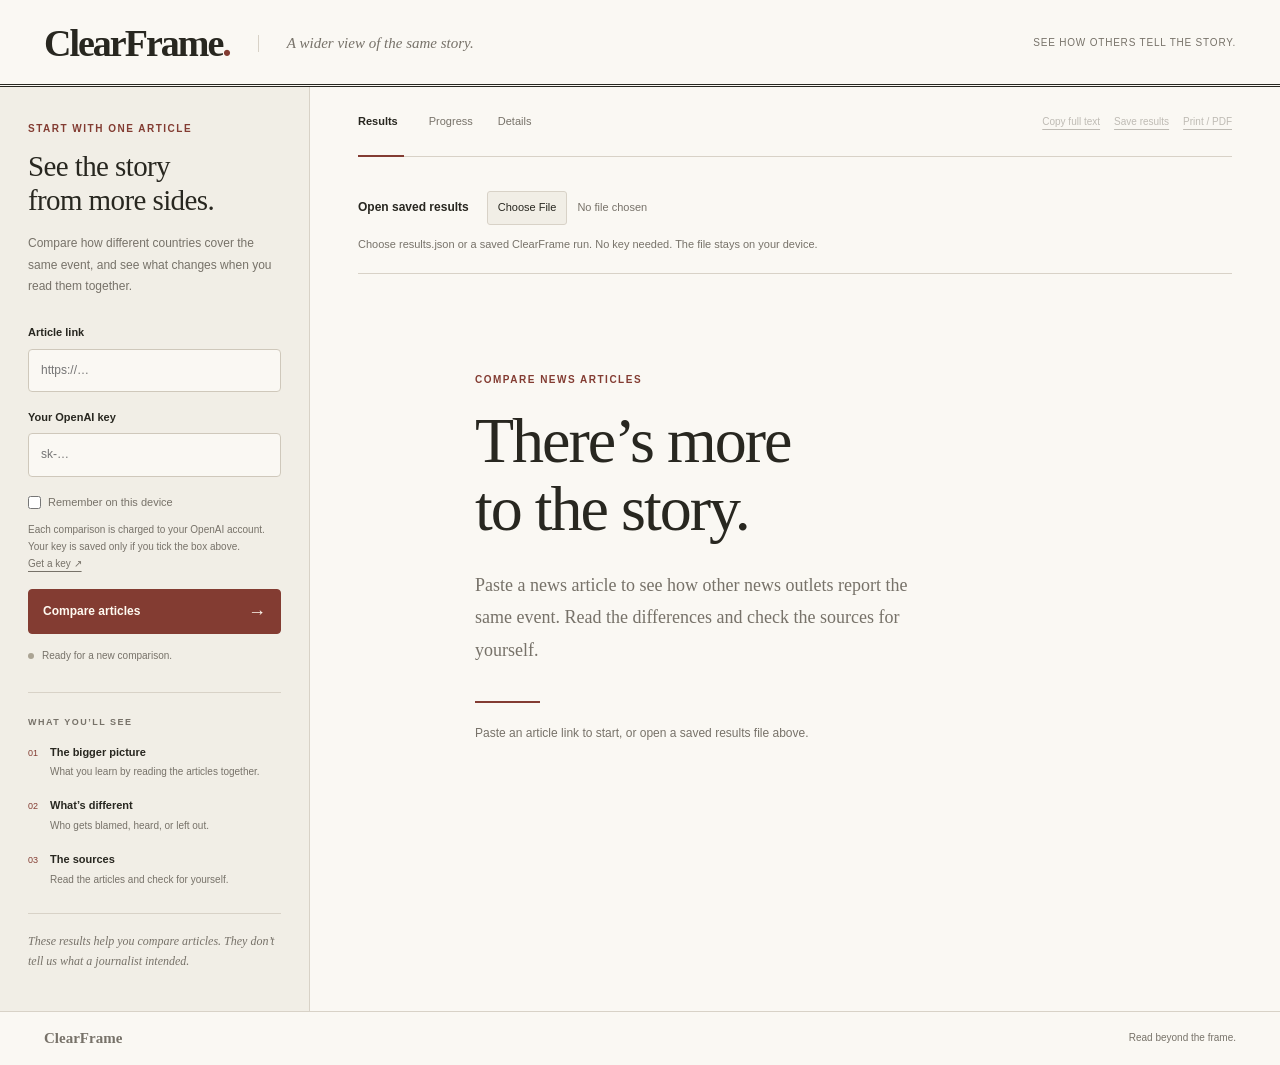
<file: static/index.html>
<!doctype html>
<html lang="en">
<head>
<meta charset="utf-8">
<meta name="viewport" content="width=device-width, initial-scale=1">
<meta name="description" content="Compare news coverage to see what one article leaves out.">
<title>ClearFrame — Compare news articles</title>
<link rel="stylesheet" href="/static/style.css">
</head>
<body>
<a class="skip-link" href="#main">Skip to comparison</a>
<header class="app-header">
  <a href="/" class="brand" aria-label="ClearFrame home">ClearFrame<span aria-hidden="true">.</span></a>
  <p class="brand-note">A wider view of the same story.</p>
  <span class="edition">See how others tell the story.</span>
</header>
<div class="workspace">
  <aside class="sidebar" aria-label="Start a comparison">
    <div class="sidebar-inner">
      <p class="eyebrow">Start with one article</p>
      <h2>See the story<br> from more sides.</h2>
      <p class="sidebar-intro">Compare how different countries cover the same event, and see what changes when you read them together.</p>
      <form id="form">
        <label for="url">Article link</label>
        <input id="url" type="url" placeholder="https://…" autocomplete="url" required>
        <label for="apiKey">Your OpenAI key</label>
        <input id="apiKey" type="password" placeholder="sk-…" autocomplete="off" spellcheck="false" required aria-describedby="keyHint">
        <label class="remember"><input id="remember" type="checkbox"> Remember on this device</label>
        <p class="field-note" id="keyHint">Each comparison is charged to your OpenAI account. Your key is saved only if you tick the box above. <a href="https://platform.openai.com/api-keys" target="_blank" rel="noopener">Get a key ↗</a></p>
        <button id="go" type="submit">Compare articles <span aria-hidden="true">→</span></button>
      </form>
      <div class="status" role="status" aria-live="polite"><span class="dot" id="dot"></span><span id="statusText">Ready for a new comparison.</span></div>
      <div class="reading-guide">
        <p class="eyebrow">What you’ll see</p>
        <ol>
          <li><span>01</span><div><strong>The bigger picture</strong><p>What you learn by reading the articles together.</p></div></li>
          <li><span>02</span><div><strong>What’s different</strong><p>Who gets blamed, heard, or left out.</p></div></li>
          <li><span>03</span><div><strong>The sources</strong><p>Read the articles and check for yourself.</p></div></li>
        </ol>
      </div>
      <p class="sidebar-footnote">These results help you compare articles. They don’t tell us what a journalist intended.</p>
    </div>
  </aside>
  <main id="main" class="main-content">
    <nav class="view-nav" aria-label="Workspace views">
      <div class="tabs" role="tablist" aria-label="Comparison views">
        <button id="tabResults" class="active" role="tab" aria-selected="true" aria-controls="results">Results<span class="count" id="resCount"></span></button>
        <button id="tabConsole" role="tab" aria-selected="false" aria-controls="consoleView" tabindex="-1">Progress</button>
        <button id="tabAnalysis" role="tab" aria-selected="false" aria-controls="analysis" tabindex="-1">Details<span class="count" id="analysisCount"></span></button>
      </div>
      <div class="toolbar" id="resultsTools">
        <button id="copyResults" disabled title="Copies all full explanations and linked sources for Google Docs">Copy full text</button>
        <button id="saveResults" disabled>Save results</button>
        <button id="regenerateMemes" hidden title="Makes a new set using your OpenAI account">Regenerate memes</button>
        <button id="regeneratePerspectives" hidden title="Makes a new perspective map using your OpenAI account">Regenerate map</button>
        <button id="printResults" disabled>Print / PDF</button>
      </div>
    </nav>
    <section id="resultsImport" class="results-import" aria-label="Open saved results">
      <label for="resultsFile">Open saved results</label>
      <input id="resultsFile" type="file" accept=".json,application/json" aria-describedby="resultsFileHint importStatus">
      <p id="resultsFileHint">Choose results.json or a saved ClearFrame run. No key needed. The file stays on your device.</p>
      <p id="importStatus" role="status" aria-live="polite" hidden></p>
    </section>
    <div id="results" role="tabpanel" aria-labelledby="tabResults" tabindex="0">
      <div class="welcome"><p class="eyebrow">Compare news articles</p><h1>There’s more<br>to the story.</h1><p>Paste a news article to see how other news outlets report the same event. Read the differences and check the sources for yourself.</p><div class="welcome-rule"></div><p class="welcome-note">Paste an article link to start, or open a saved results file above.</p></div>
    </div>
    <section id="consoleView" role="tabpanel" aria-labelledby="tabConsole" tabindex="0" style="display:none">
      <div class="view-heading"><p class="eyebrow">Behind the comparison</p><h1>What’s happening</h1><p>See which articles we find and how the comparison is going.</p></div>
      <div class="console-panel"><div class="toolbar" id="consoleTools"><button id="copyLog">Copy log</button><button id="clearLog">Clear</button></div><pre id="console" aria-label="Pipeline activity log"></pre></div>
    </section>
    <section id="analysis" role="tabpanel" aria-labelledby="tabAnalysis" tabindex="0" style="display:none"><div class="view-heading"><p class="eyebrow">Behind the comparison</p><h1>A closer look</h1><p>See the notes behind your results.</p></div><p class="empty">Notes appear here after you compare articles with this page open.</p></section>
  </main>
</div>
<footer class="app-footer"><span>ClearFrame</span><p>Read beyond the frame.</p></footer>
<script src="/static/memes.js"></script>
<script src="/static/comic.js"></script>
<script src="/static/world-map.js"></script>
<script src="/static/perspectives.js"></script>
<script src="/static/app.js"></script>
</body>
</html>
</file>
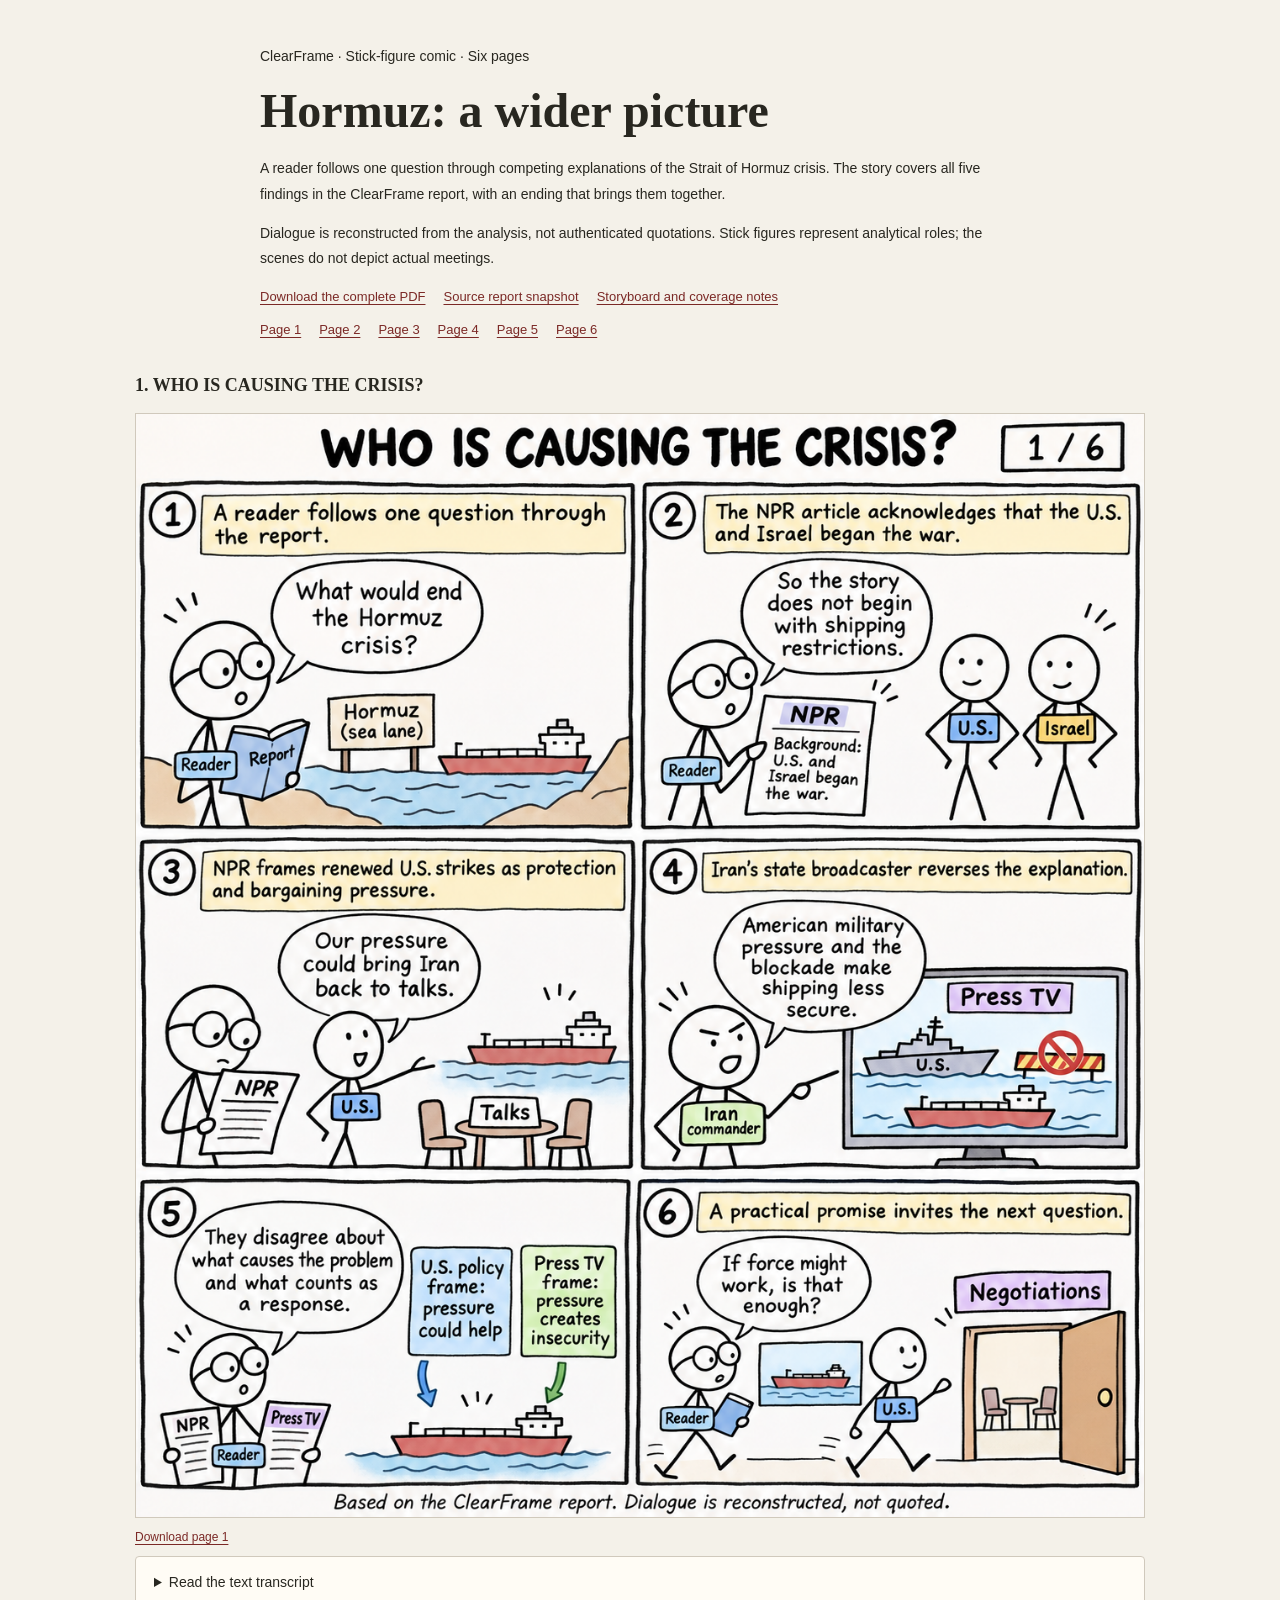
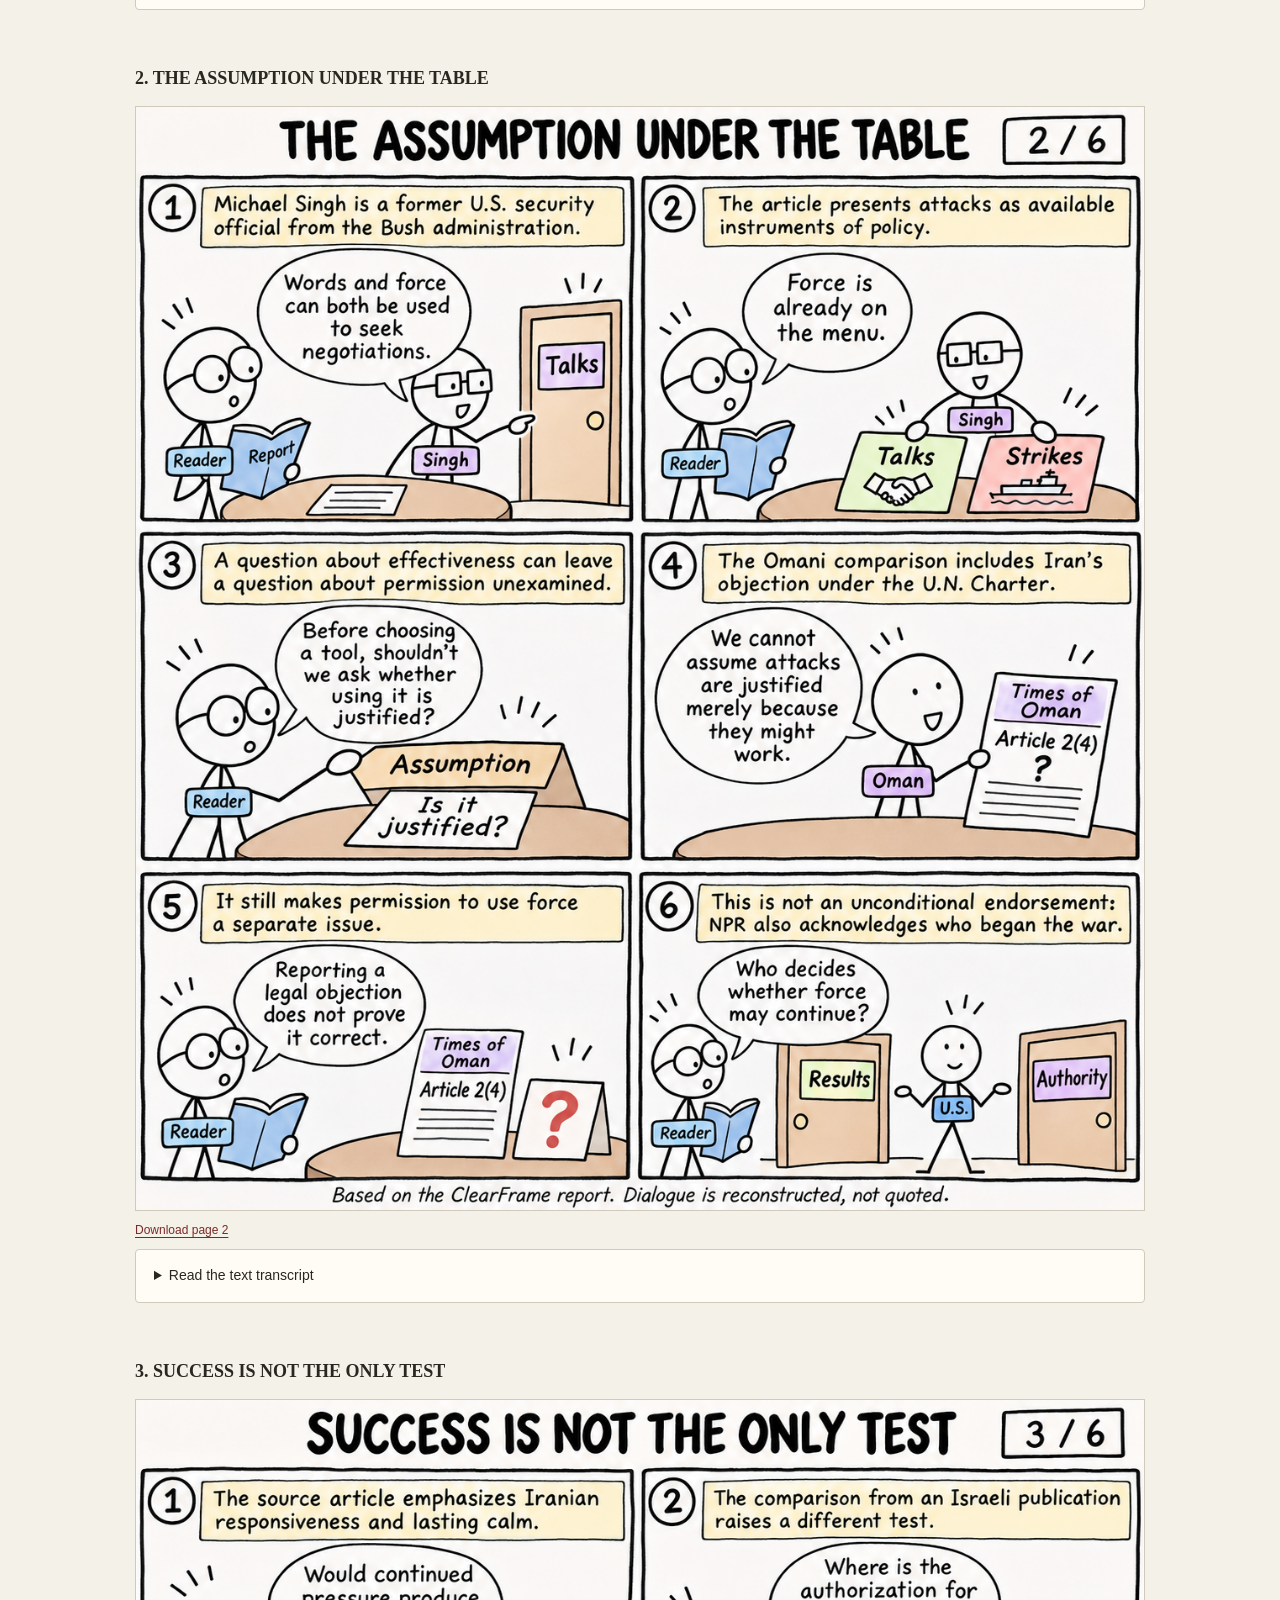
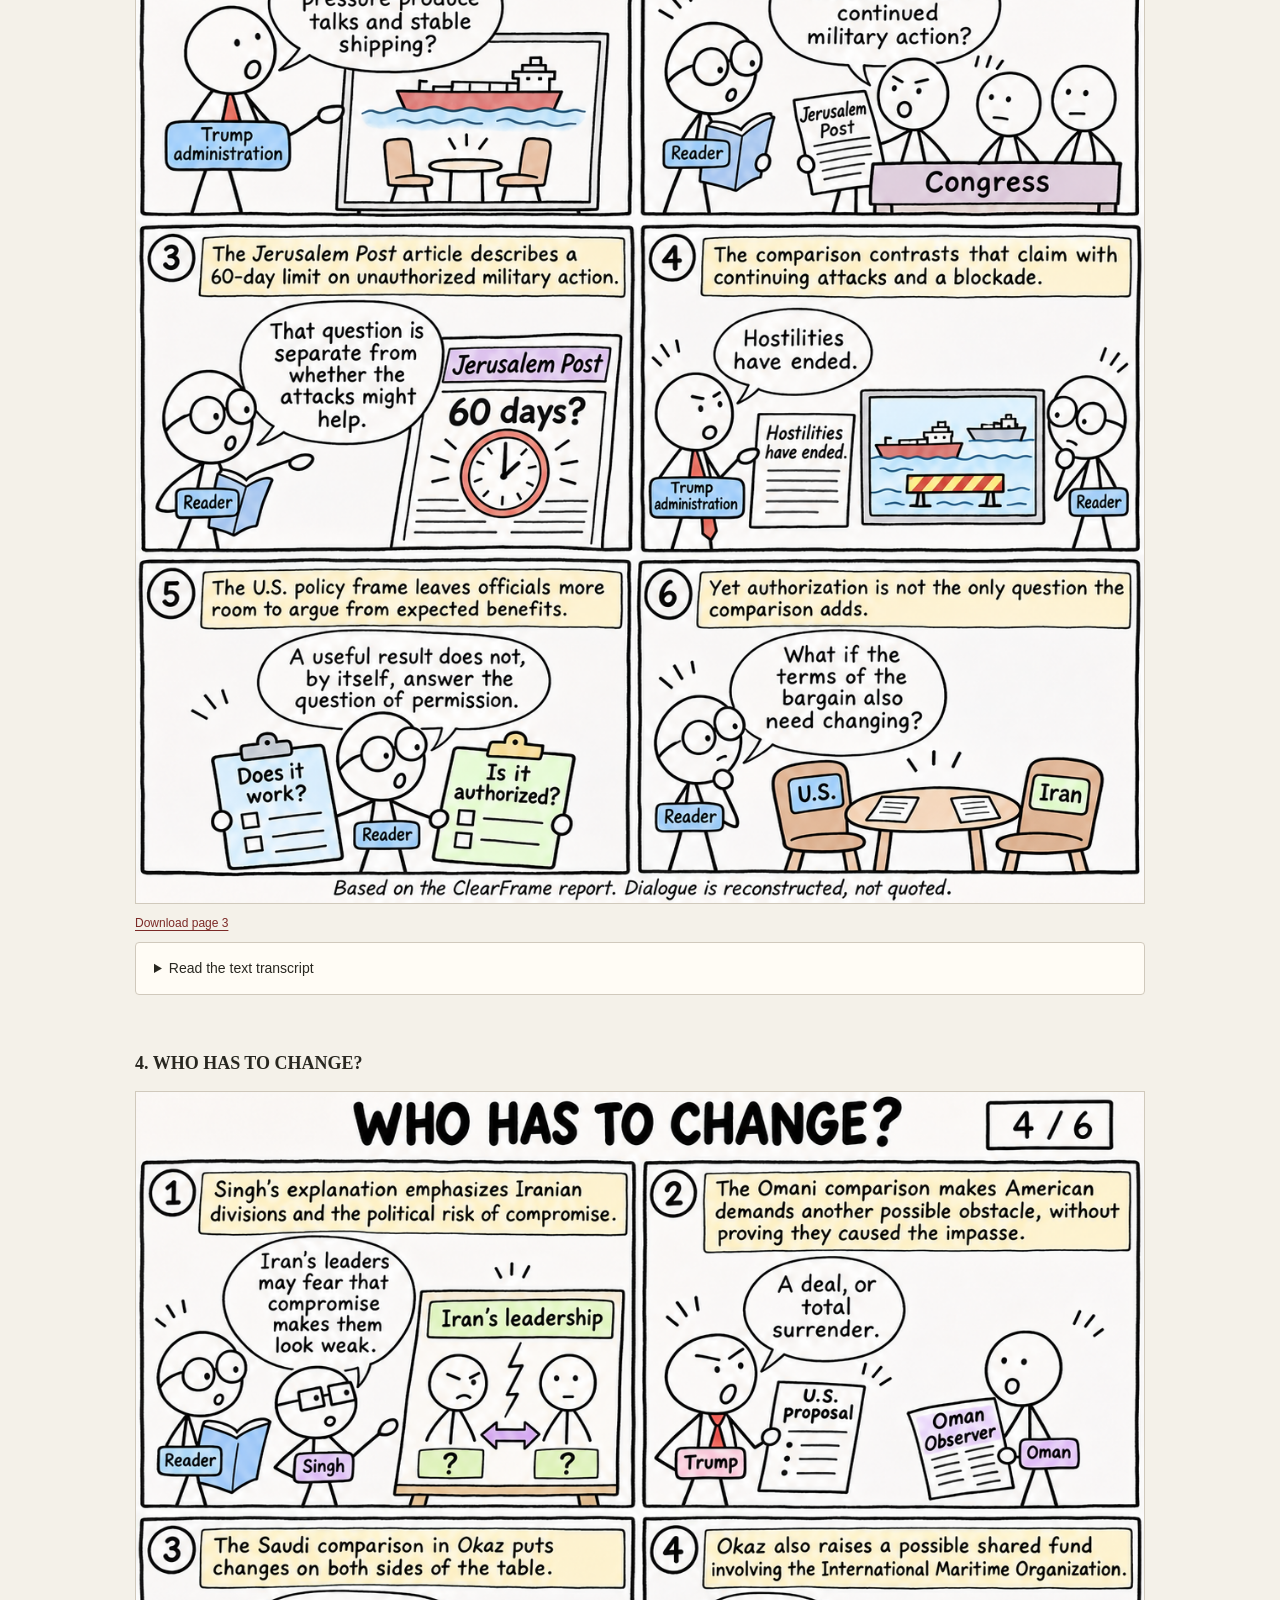
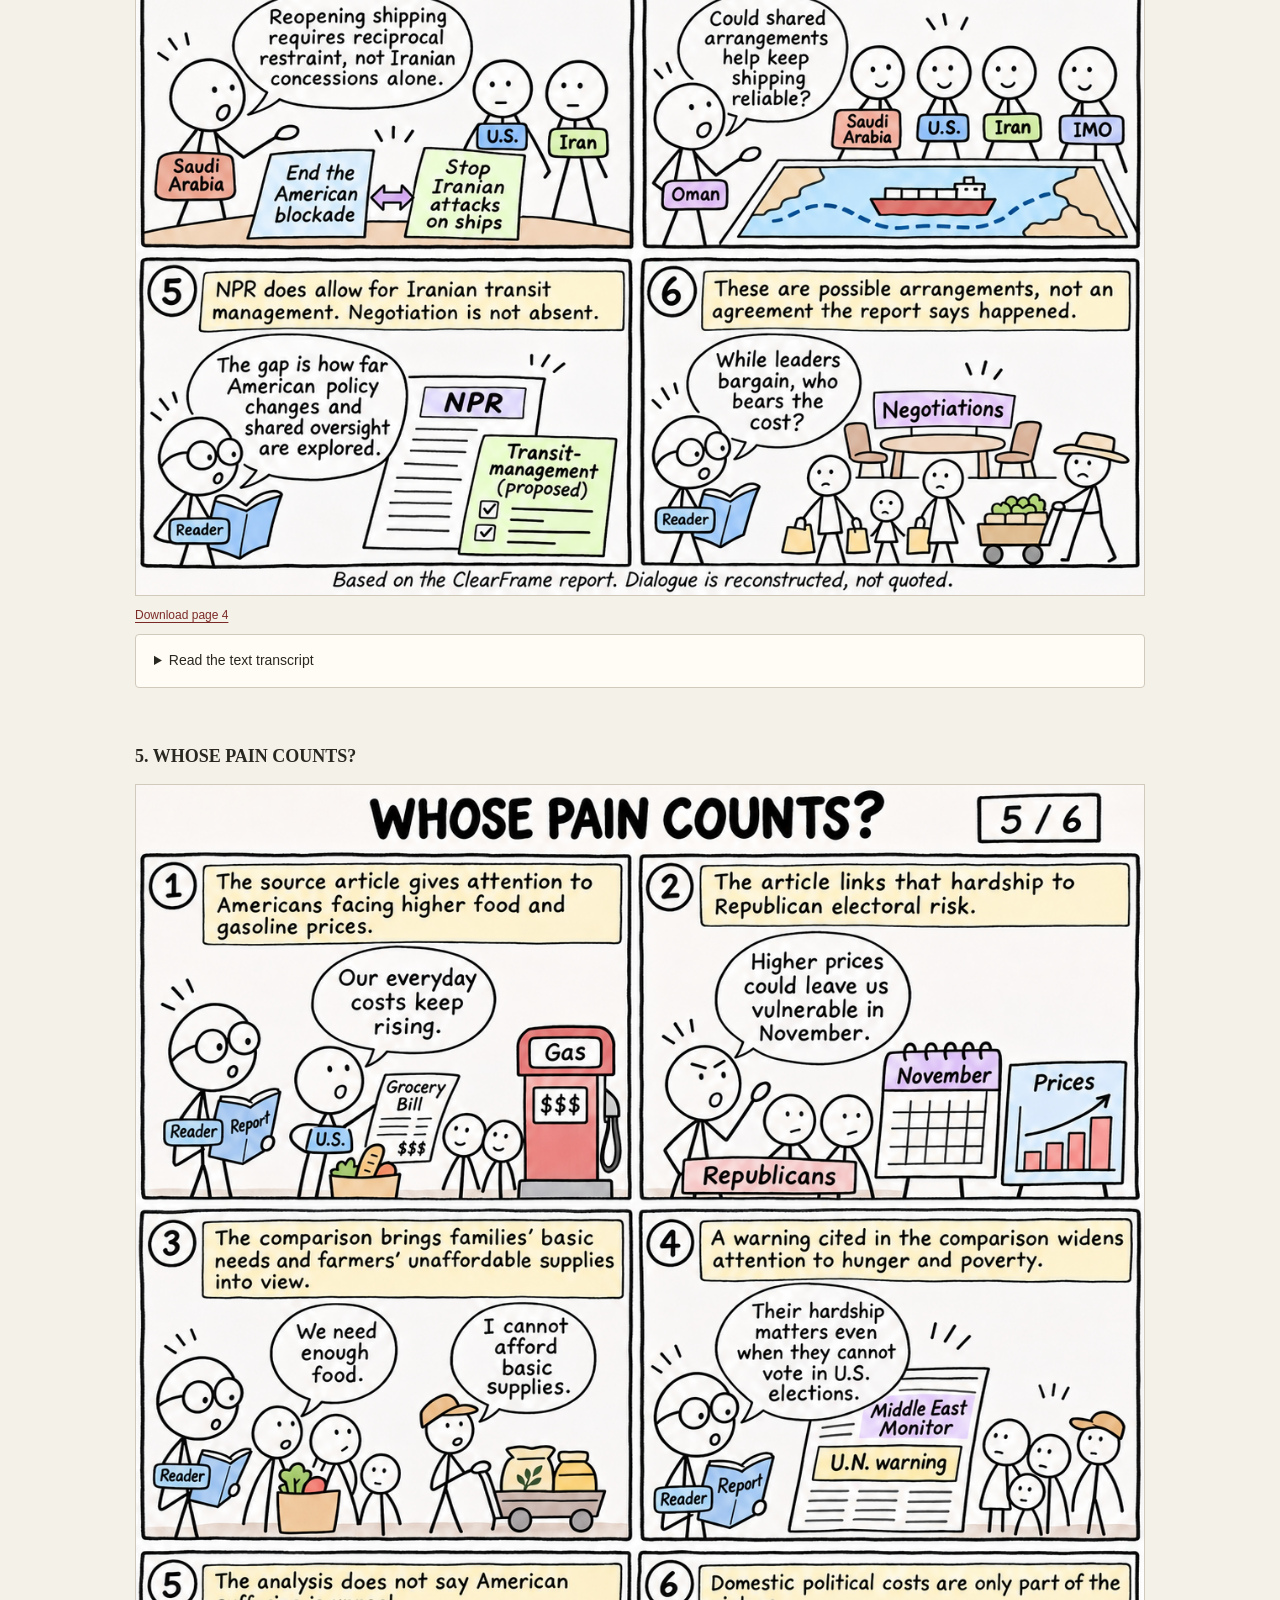
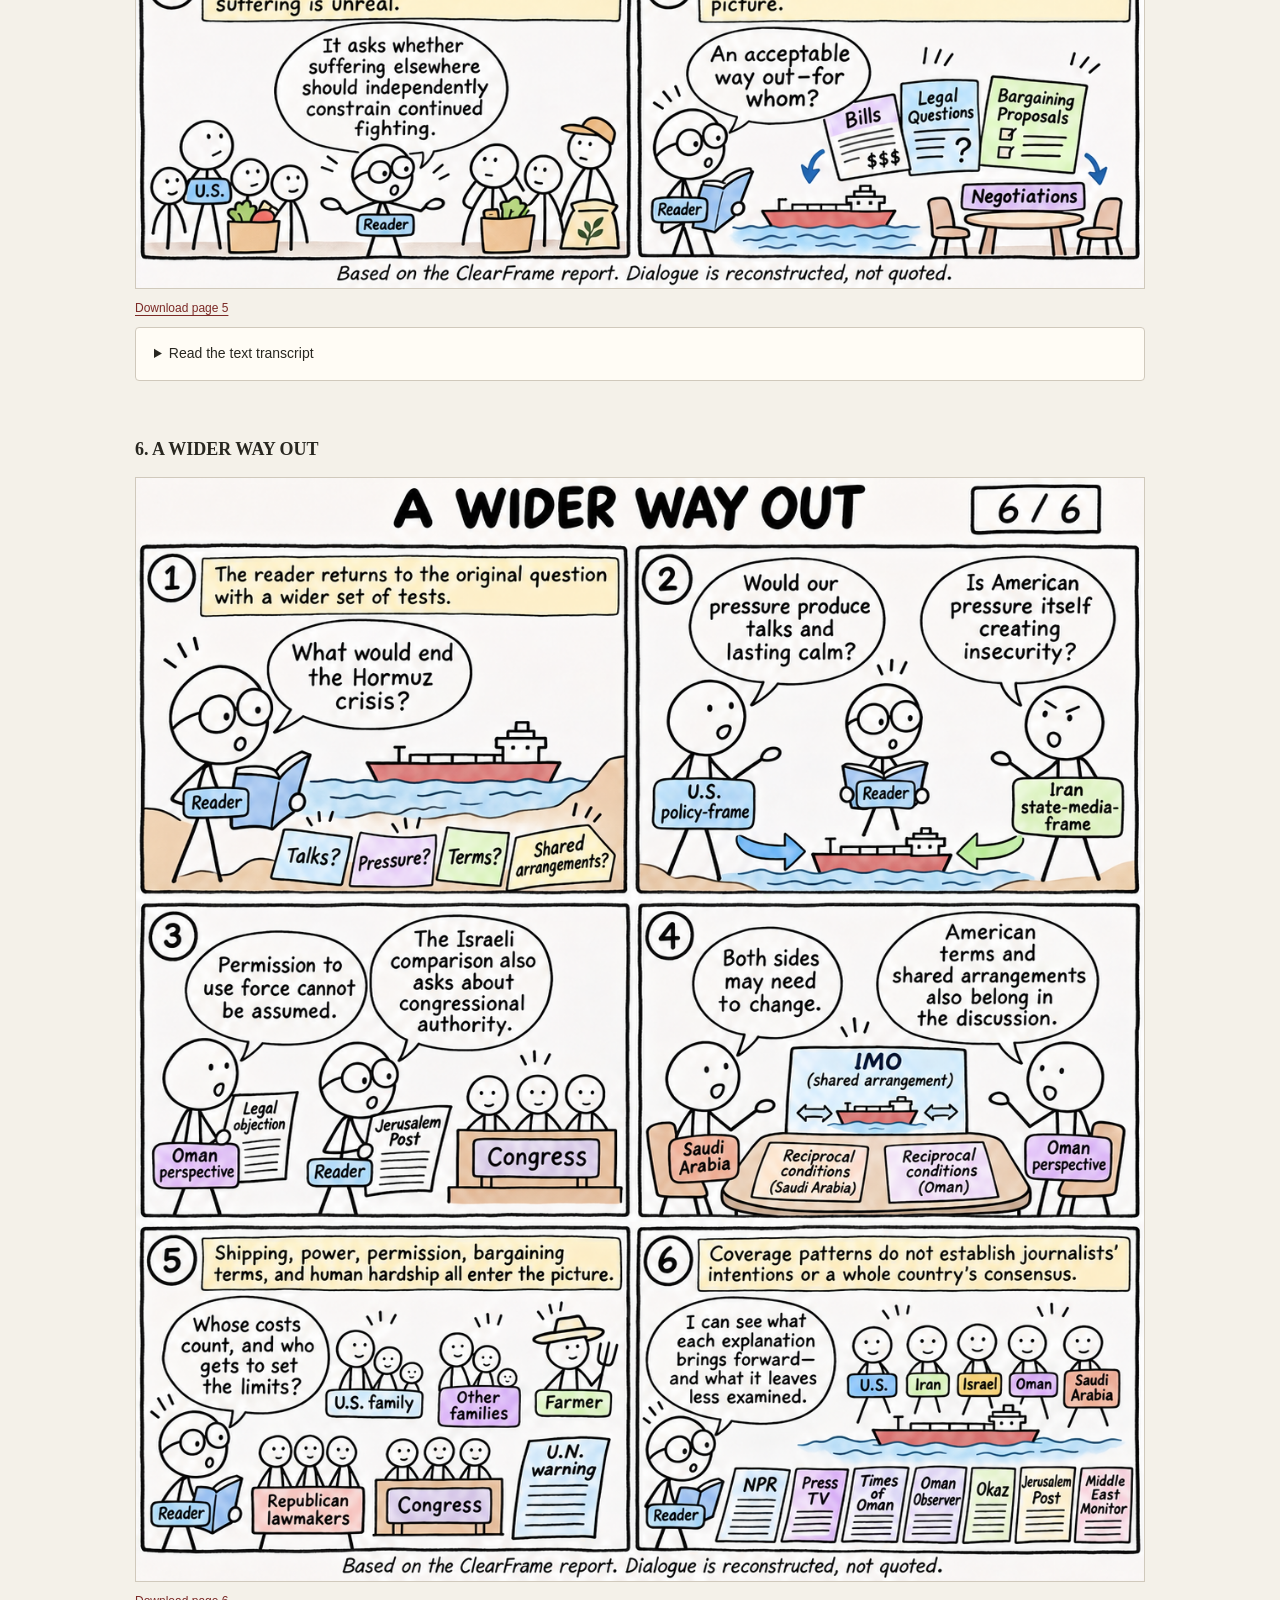
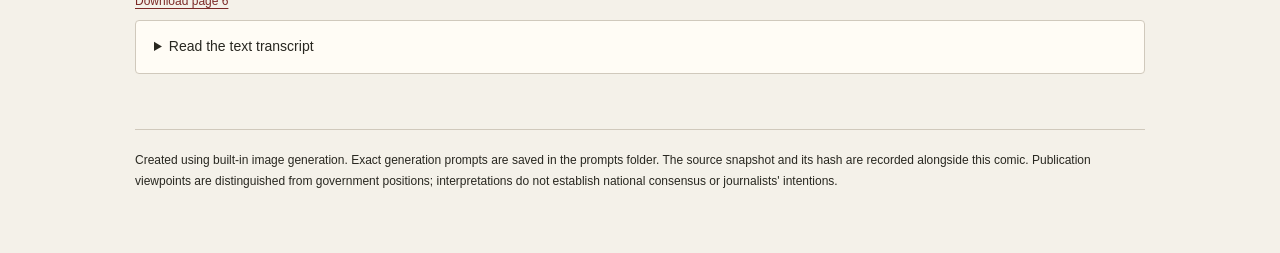
<file: output/comics/hormuz-stick-figures-v1/index.html>
<!doctype html>
<html lang="en"><head><meta charset="utf-8"><meta name="viewport" content="width=device-width, initial-scale=1"><title>Hormuz: a wider picture — ClearFrame comic</title>
<style>
:root{color-scheme:light;font-family:"Segoe UI",Arial,sans-serif;color:#282720;background:#f4f1e9}*{box-sizing:border-box}body{margin:0}main{max-width:1050px;margin:auto;padding:30px 20px 60px}header{max-width:760px;margin:0 auto 30px}h1{font:600 clamp(30px,5vw,48px)/1.15 Georgia,serif;margin:12px 0 18px}header p{font-size:14px;line-height:1.8}a{color:#7b2926;text-underline-offset:3px}nav{display:flex;gap:10px 18px;flex-wrap:wrap;font-size:13px;margin:18px 0}.page{margin:35px 0 55px}.page h2{font:600 18px/1.5 Georgia,serif;margin:0 0 14px}figure{margin:0}img{display:block;width:100%;height:auto;border:1px solid #d0c9bc;background:white}figcaption{font-size:12px;padding:12px 0}.transcript{background:#fffcf5;padding:14px 18px;border:1px solid #d0c9bc;border-radius:4px;font-size:14px;line-height:1.7}.transcript summary{cursor:pointer}.transcript ol{padding-left:24px}.transcript li{margin-bottom:20px}.transcript p{margin:6px 0}footer{font-size:12px;line-height:1.8;border-top:1px solid #d0c9bc;padding-top:20px}@media print{@page{size:A4;margin:8mm}body{background:white}main{max-width:none;padding:0}header,footer,.page h2,figcaption,.transcript{display:none!important}.page{margin:0;break-after:page}.page:last-of-type{break-after:auto}.page img{max-height:277mm;max-width:100%;width:auto;margin:auto;border:0}}
</style></head><body><main><header><p>ClearFrame · Stick-figure comic · Six pages</p><h1>Hormuz: a wider picture</h1><p>A reader follows one question through competing explanations of the Strait of Hormuz crisis. The story covers all five findings in the ClearFrame report, with an ending that brings them together.</p><p>Dialogue is reconstructed from the analysis, not authenticated quotations. Stick figures represent analytical roles; the scenes do not depict actual meetings.</p><nav><a href="comic.pdf" download>Download the complete PDF</a><a href="source-report.html">Source report snapshot</a><a href="storyboard.md">Storyboard and coverage notes</a></nav><nav><a href="#page-1">Page 1</a><a href="#page-2">Page 2</a><a href="#page-3">Page 3</a><a href="#page-4">Page 4</a><a href="#page-5">Page 5</a><a href="#page-6">Page 6</a></nav></header><section class="page" id="page-1"><h2>1. WHO IS CAUSING THE CRISIS?</h2><figure><img src="page-01.png" alt="Page 1: WHO IS CAUSING THE CRISIS?. A six-panel stick-figure comic; a text transcript follows." loading="eager"><figcaption><a href="page-01.png" download>Download page 1</a></figcaption></figure><details class="transcript"><summary>Read the text transcript</summary><ol><li><p><strong>Caption:</strong> A reader follows one question through the report.</p><p><strong>READER balloon:</strong> What would end the Hormuz crisis?</p></li><li><p><strong>Caption:</strong> The NPR article acknowledges that the U.S. and Israel began the war.</p><p><strong>READER:</strong> So the story does not begin with shipping restrictions.</p></li><li><p><strong>Caption:</strong> NPR frames renewed U.S. strikes as protection and bargaining pressure.</p><p><strong>U.S. figure:</strong> Our pressure could bring Iran back to talks.</p></li><li><p><strong>Caption:</strong> Iran's state broadcaster reverses the explanation.</p><p><strong>Iranian commander:</strong> American military pressure and the blockade make shipping less secure.</p></li><li><p><strong>Labels:</strong> U.S. policy frame: pressure could help&quot; and &quot;Press TV frame: pressure creates insecurity</p><p><strong>READER:</strong> They disagree about what causes the problem and what counts as a response.</p></li><li><p><strong>Caption:</strong> A practical promise invites the next question.</p><p><strong>READER:</strong> If force might work, is that enough?</p></li></ol></details></section>
<section class="page" id="page-2"><h2>2. THE ASSUMPTION UNDER THE TABLE</h2><figure><img src="page-02.png" alt="Page 2: THE ASSUMPTION UNDER THE TABLE. A six-panel stick-figure comic; a text transcript follows." loading="eager"><figcaption><a href="page-02.png" download>Download page 2</a></figcaption></figure><details class="transcript"><summary>Read the text transcript</summary><ol><li><p><strong>Caption:</strong> Michael Singh is a former U.S. security official from the Bush administration.</p><p><strong>Singh:</strong> Words and force can both be used to seek negotiations.</p></li><li><p><strong>Caption:</strong> The article presents attacks as available instruments of policy.</p><p><strong>READER:</strong> Force is already on the menu.</p></li><li><p><strong>READER:</strong> Before choosing a tool, shouldn't we ask whether using it is justified?</p><p><strong>Caption:</strong> A question about effectiveness can leave a question about permission unexamined.</p></li><li><p><strong>Caption:</strong> The Omani comparison includes Iran's objection under the U.N. Charter.</p><p><strong>Oman perspective:</strong> We cannot assume attacks are justified merely because they might work.</p></li><li><p><strong>READER:</strong> Reporting a legal objection does not prove it correct.</p><p><strong>Caption:</strong> It still makes permission to use force a separate issue.</p></li><li><p><strong>Caption:</strong> This is not an unconditional endorsement: NPR also acknowledges who began the war.</p><p><strong>READER:</strong> Who decides whether force may continue?</p></li></ol></details></section>
<section class="page" id="page-3"><h2>3. SUCCESS IS NOT THE ONLY TEST</h2><figure><img src="page-03.png" alt="Page 3: SUCCESS IS NOT THE ONLY TEST. A six-panel stick-figure comic; a text transcript follows." loading="eager"><figcaption><a href="page-03.png" download>Download page 3</a></figcaption></figure><details class="transcript"><summary>Read the text transcript</summary><ol><li><p><strong>Caption:</strong> The source article emphasizes Iranian responsiveness and lasting calm.</p><p><strong>U.S. executive:</strong> Would continued pressure produce talks and stable shipping?</p></li><li><p><strong>Caption:</strong> The comparison from an Israeli publication raises a different test.</p><p><strong>Congress figure:</strong> Where is the authorization for continued military action?</p></li><li><p><strong>Caption:</strong> The Jerusalem Post article describes a 60-day limit on unauthorized military action.</p><p><strong>READER:</strong> That question is separate from whether the attacks might help.</p></li><li><p><strong>Executive balloon:</strong> Hostilities have ended.</p><p><strong>Caption:</strong> The comparison contrasts that claim with continuing attacks and a blockade.</p></li><li><p><strong>READER:</strong> A useful result does not, by itself, answer the question of permission.</p><p><strong>Caption:</strong> The U.S. policy frame leaves officials more room to argue from expected benefits.</p></li><li><p><strong>Caption:</strong> Yet authorization is not the only question the comparison adds.</p><p><strong>READER:</strong> What if the terms of the bargain also need changing?</p></li></ol></details></section>
<section class="page" id="page-4"><h2>4. WHO HAS TO CHANGE?</h2><figure><img src="page-04.png" alt="Page 4: WHO HAS TO CHANGE?. A six-panel stick-figure comic; a text transcript follows." loading="eager"><figcaption><a href="page-04.png" download>Download page 4</a></figcaption></figure><details class="transcript"><summary>Read the text transcript</summary><ol><li><p><strong>Caption:</strong> Singh's explanation emphasizes Iranian divisions and the political risk of compromise.</p><p><strong>Singh:</strong> Iran's leaders may fear that compromise makes them look weak.</p></li><li><p><strong>Trump balloon:</strong> A deal, or total surrender.</p><p><strong>Caption:</strong> The Omani comparison makes American demands another possible obstacle, without proving they caused the impasse.</p></li><li><p><strong>Caption:</strong> The Saudi comparison in Okaz puts changes on both sides of the table.</p><p><strong>Saudi Arabia:</strong> Reopening shipping requires reciprocal restraint, not Iranian concessions alone.</p></li><li><p><strong>Caption:</strong> Okaz also raises a possible shared fund involving the International Maritime Organization.</p><p><strong>Oman perspective:</strong> Could shared arrangements help keep shipping reliable?</p></li><li><p><strong>Caption:</strong> NPR does allow for Iranian transit management. Negotiation is not absent.</p><p><strong>READER:</strong> The gap is how far American policy changes and shared oversight are explored.</p></li><li><p><strong>Caption:</strong> These are possible arrangements, not an agreement the report says happened.</p><p><strong>READER:</strong> While leaders bargain, who bears the cost?</p></li></ol></details></section>
<section class="page" id="page-5"><h2>5. WHOSE PAIN COUNTS?</h2><figure><img src="page-05.png" alt="Page 5: WHOSE PAIN COUNTS?. A six-panel stick-figure comic; a text transcript follows." loading="eager"><figcaption><a href="page-05.png" download>Download page 5</a></figcaption></figure><details class="transcript"><summary>Read the text transcript</summary><ol><li><p><strong>Caption:</strong> The source article gives attention to Americans facing higher food and gasoline prices.</p><p><strong>U.S. parent:</strong> Our everyday costs keep rising.</p></li><li><p><strong>Caption:</strong> The article links that hardship to Republican electoral risk.</p><p><strong>Republican lawmaker:</strong> Higher prices could leave us vulnerable in November.</p></li><li><p><strong>Caption:</strong> The comparison brings families' basic needs and farmers' unaffordable supplies into view.</p><p><strong>Family member:</strong> We need enough food.</p><p><strong>Farmer:</strong> I cannot afford basic supplies.</p></li><li><p><strong>Caption:</strong> A warning cited in the comparison widens attention to hunger and poverty.</p><p><strong>READER:</strong> Their hardship matters even when they cannot vote in U.S. elections.</p></li><li><p><strong>Caption:</strong> The analysis does not say American suffering is unreal.</p><p><strong>READER:</strong> It asks whether suffering elsewhere should independently constrain continued fighting.</p></li><li><p><strong>Caption:</strong> Domestic political costs are only part of the picture.</p><p><strong>READER:</strong> An acceptable way out—for whom?</p></li></ol></details></section>
<section class="page" id="page-6"><h2>6. A WIDER WAY OUT</h2><figure><img src="page-06.png" alt="Page 6: A WIDER WAY OUT. A six-panel stick-figure comic; a text transcript follows." loading="eager"><figcaption><a href="page-06.png" download>Download page 6</a></figcaption></figure><details class="transcript"><summary>Read the text transcript</summary><ol><li><p><strong>Caption:</strong> The reader returns to the original question with a wider set of tests.</p><p><strong>READER:</strong> What would end the Hormuz crisis?</p></li><li><p><strong>U.S. policy-frame figure:</strong> Would our pressure produce talks and lasting calm?</p><p><strong>Iran state-media-frame figure:</strong> Is American pressure itself creating insecurity?</p></li><li><p><strong>Oman perspective:</strong> Permission to use force cannot be assumed.</p><p><strong>READER:</strong> The Israeli comparison also asks about congressional authority.</p></li><li><p><strong>Saudi Arabia:</strong> Both sides may need to change.</p><p><strong>Oman perspective:</strong> American terms and shared arrangements also belong in the discussion.</p></li><li><p><strong>READER:</strong> Whose costs count, and who gets to set the limits?</p><p><strong>Caption:</strong> Shipping, power, permission, bargaining terms, and human hardship all enter the picture.</p></li><li><p><strong>READER:</strong> I can see what each explanation brings forward—and what it leaves less examined.</p><p><strong>Caption:</strong> Coverage patterns do not establish journalists' intentions or a whole country's consensus.</p></li></ol></details></section><footer>Created using built-in image generation. Exact generation prompts are saved in the prompts folder. The source snapshot and its hash are recorded alongside this comic. Publication viewpoints are distinguished from government positions; interpretations do not establish national consensus or journalists' intentions.</footer></main></body></html>
</file>
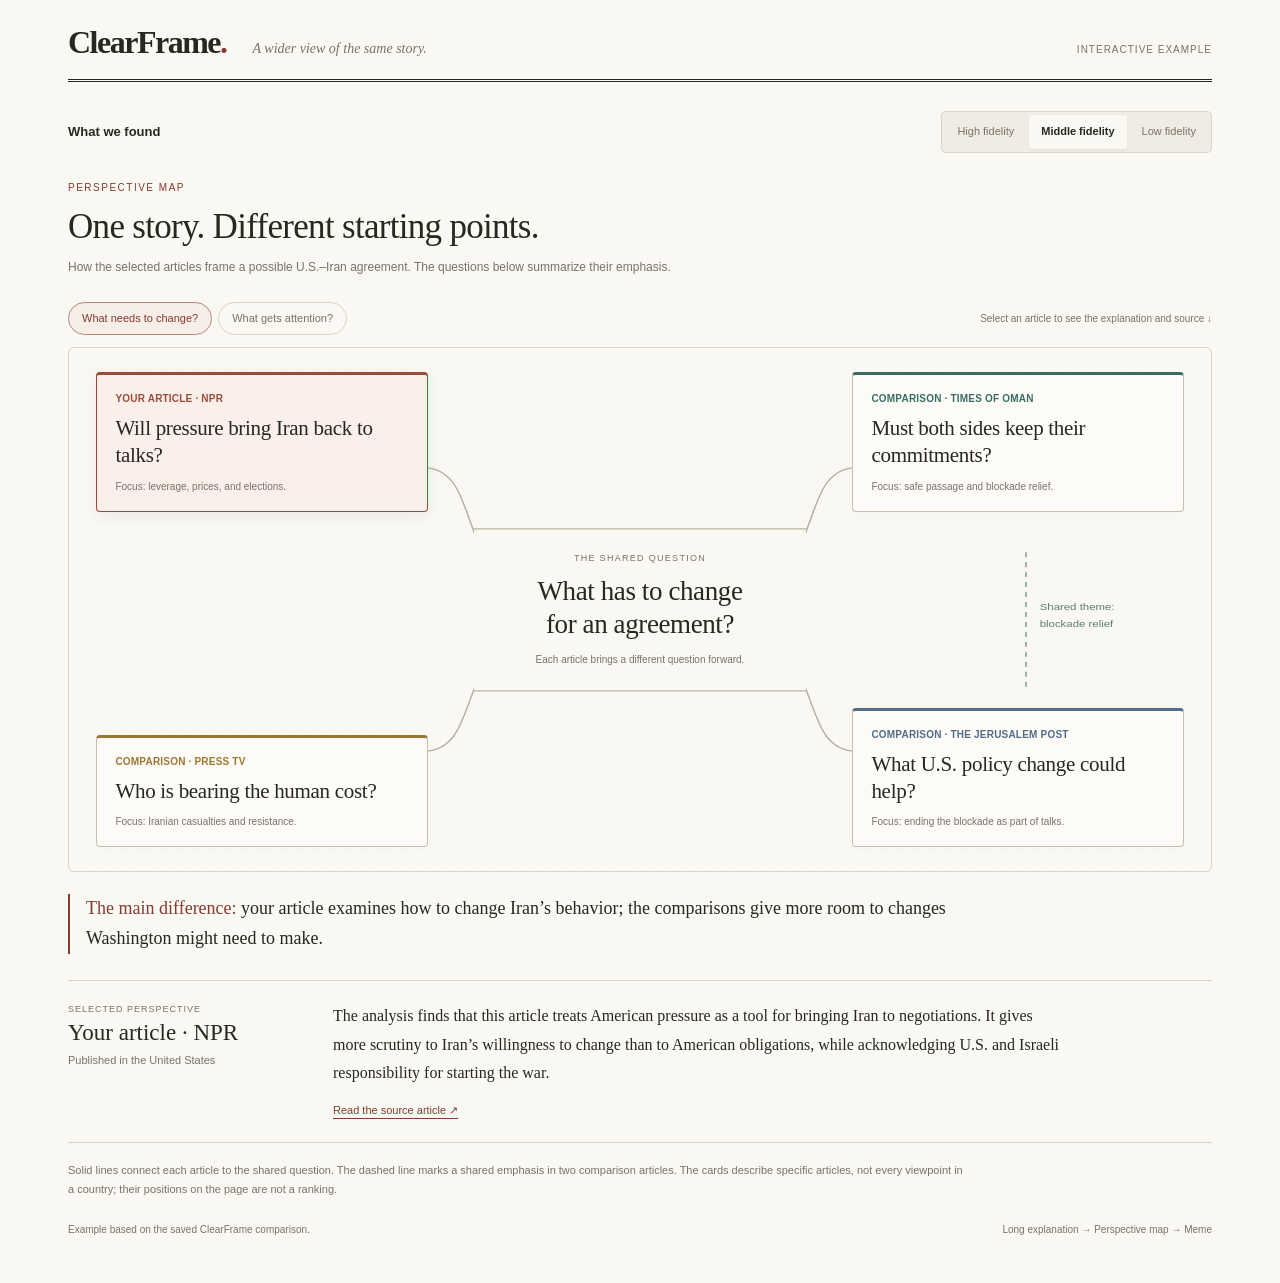
<file: perspectives-preview.html>
<!doctype html>
<html lang="en">
<head>
<meta charset="utf-8">
<meta name="viewport" content="width=device-width, initial-scale=1">
<title>ClearFrame — Perspective map example</title>
<style>
:root{color-scheme:light;--paper:#faf8f3;--ink:#282720;--muted:#797268;--line:#d9d2c6;--red:#833c32;--serif:Georgia,"Times New Roman",serif;--sans:"Segoe UI",Arial,sans-serif}
*{box-sizing:border-box}body{margin:0;color:var(--ink);background:var(--paper);font:14px/1.6 var(--sans)}
button,a{-webkit-tap-highlight-color:transparent}button{font:inherit;cursor:pointer}a{color:inherit;text-underline-offset:4px}button:focus-visible,a:focus-visible{outline:2px solid var(--red);outline-offset:5px}
.shell{max-width:1240px;padding:0 48px 45px;margin:auto}.masthead{display:flex;align-items:baseline;gap:26px;border-bottom:3px double var(--ink);padding:24px 0 18px}.brand{font:bold 32px var(--serif);letter-spacing:-1.5px}.brand span{color:var(--red)}.masthead p{margin:0;color:var(--muted);font:italic 14px var(--serif)}.example{margin-left:auto;font-size:10px;color:var(--muted);text-transform:uppercase;letter-spacing:1px}
.section-title{display:flex;justify-content:space-between;align-items:center;gap:20px;padding-top:29px}.section-title h1{font:600 13px var(--sans);margin:0}.fidelity{display:flex;align-items:center;gap:3px;padding:3px;background:#f0ece3;border:1px solid var(--line);border-radius:5px;font-size:11px;color:var(--muted)}.fidelity span{padding:8px 12px;white-space:nowrap}.fidelity .active{background:var(--paper);box-shadow:0 1px 3px #00000010;color:var(--ink);font-weight:600;border-radius:3px}
.intro{margin-top:27px}.eyebrow{margin:0 0 10px;font-size:10px;letter-spacing:1.5px;text-transform:uppercase;color:var(--red)}h2{font:normal 35px/1.2 var(--serif);letter-spacing:-.7px;margin:0 0 10px}.intro>p:last-child{color:var(--muted);font-size:12px;margin:0;max-width:760px}
.map-toolbar{display:flex;align-items:center;justify-content:space-between;gap:15px;margin:25px 0 12px}.lens{display:flex;gap:6px;flex-wrap:wrap}.lens button{border:1px solid var(--line);background:transparent;border-radius:20px;padding:7px 13px;font-size:11px;color:var(--muted)}.lens button[aria-pressed=true]{color:var(--red);border-color:#b88679;background:#f7eee8}.instruction{font-size:10px;color:var(--muted);margin:0}
.map{position:relative;height:525px;border:1px solid var(--line);border-radius:6px;background:radial-gradient(#d6cfc240 .7px,transparent .7px) 0 0/15px 15px;overflow:hidden}.connections{position:absolute;width:100%;height:100%;inset:0;pointer-events:none}.connections path{fill:none;stroke:#b5ada0;stroke-width:1.3}.connections .overlap{stroke:#7a9b96;stroke-dasharray:5 5}.connections text{font:10px var(--sans);fill:#5d7b75}
.node{position:absolute;width:29%;border:1px solid #c8beb0;border-top:3px solid var(--node-color);background:#fdfbf7;border-radius:4px;padding:16px 18px;text-align:left;color:var(--ink);box-shadow:0 3px 10px #2d271a04;transition:box-shadow .15s,border-color .15s}.node:hover,.node[aria-pressed=true]{border-color:var(--node-color);box-shadow:0 4px 16px #2d271a10}.node[aria-pressed=true]{background:var(--node-tint)}.node .source{display:block;font-size:10px;font-weight:600;letter-spacing:.2px;color:var(--node-color);margin-bottom:8px}.node .question{display:block;font:normal 21px/1.28 var(--serif);letter-spacing:-.3px;margin-bottom:10px}.node .focus{display:block;font-size:10px;line-height:1.6;color:var(--muted)}
.source-node{--node-color:#9a4b3c;--node-tint:#faf0e9;left:2.4%;top:24px}.oman-node{--node-color:#386d66;--node-tint:#edf4ef;right:2.4%;top:24px}.iran-node{--node-color:#9b7734;--node-tint:#faf3e4;left:2.4%;bottom:24px}.israel-node{--node-color:#526d85;--node-tint:#eef2f6;right:2.4%;bottom:24px}
.center{position:absolute;width:29%;left:35.5%;top:50%;transform:translateY(-50%);text-align:center;padding:22px 13px;background:var(--paper);border-top:1px solid #aaa18f;border-bottom:1px solid #aaa18f}.center .eyebrow{font-size:9px;color:var(--muted);letter-spacing:1.3px;margin-bottom:10px}.center strong{display:block;font:normal 27px/1.2 var(--serif);letter-spacing:-.4px}.center small{display:block;font-size:10px;color:var(--muted);margin-top:12px}
.takeaway{border-left:2px solid var(--red);padding:0 0 0 16px;margin:22px 0 26px;max-width:950px}.takeaway p{margin:0;font:18px/1.65 var(--serif)}.takeaway strong{font-weight:normal;color:var(--red)}
.detail{display:grid;grid-template-columns:240px 1fr;gap:25px;padding:21px 0;border-top:1px solid var(--line);border-bottom:1px solid var(--line)}.detail h3{font:normal 23px var(--serif);margin:4px 0 6px}.detail .place{font-size:11px;color:var(--muted);margin:0}.detail .label{font-size:9px;letter-spacing:1px;text-transform:uppercase;color:var(--muted);margin:0}.detail .explanation{margin:0 0 10px;font:16px/1.8 var(--serif);max-width:730px}.detail a{font-size:11px;color:var(--red)}
.note{font-size:11px;line-height:1.8;color:var(--muted);margin:18px 0 0;max-width:900px}.bottom{font-size:10px;color:var(--muted);margin-top:22px;display:flex;justify-content:space-between;gap:20px}
@media(prefers-reduced-motion:reduce){.node{transition:none}}
@media(max-width:800px){.shell{padding:0 22px 30px}.masthead p,.example{display:none}.section-title{align-items:flex-start;flex-direction:column;gap:14px}h2{font-size:30px}.map-toolbar{flex-direction:column;align-items:flex-start}.map{height:auto;padding:18px;display:flex;flex-direction:column;gap:14px}.connections{display:none}.center{position:static;transform:none;width:100%;order:0;margin:0 0 8px;padding:16px}.center strong{font-size:25px}.node{position:static;width:100%;order:1}.node .question{font-size:22px}.node .focus{font-size:11px}.detail{grid-template-columns:1fr;gap:12px}.fidelity{font-size:10px}.fidelity span{padding:8px 10px}.bottom{flex-direction:column;gap:4px}}
</style>
</head>
<body>
<main class="shell">
  <header class="masthead"><div class="brand">ClearFrame<span>.</span></div><p>A wider view of the same story.</p><span class="example">Interactive example</span></header>
  <div class="section-title"><h1>What we found</h1><div class="fidelity" aria-label="Example placement within the summary"><span>High fidelity</span><span class="active">Middle fidelity</span><span>Low fidelity</span></div></div>
  <section class="intro"><p class="eyebrow">Perspective map</p><h2>One story. Different starting points.</h2><p>How the selected articles frame a possible U.S.–Iran agreement. The questions below summarize their emphasis.</p></section>
  <div class="map-toolbar"><div class="lens" role="group" aria-label="Compare perspectives on"><button data-lens="change" aria-pressed="true">What needs to change?</button><button data-lens="attention" aria-pressed="false">What gets attention?</button></div><p class="instruction">Select an article to see the explanation and source ↓</p></div>
  <div class="map" aria-label="Map of four article perspectives around a shared question">
    <svg class="connections" viewBox="0 0 1000 525" preserveAspectRatio="none" aria-hidden="true">
      <path d="M 310 120 C 360 120 340 220 395 235"/><path d="M 690 120 C 640 120 660 220 605 235"/>
      <path d="M 310 405 C 360 405 340 310 395 290"/><path d="M 690 405 C 640 405 660 310 605 290"/>
      <path class="overlap" d="M 838 205 L 838 340"/><text x="850" y="263">Shared theme:</text><text x="850" y="280">blockade relief</text>
    </svg>
    <div class="center"><p class="eyebrow">The shared question</p><strong>What has to change<br>for an agreement?</strong><small>Each article brings a different question forward.</small></div>
    <button class="node source-node" data-perspective="source" aria-pressed="true"><span class="source">YOUR ARTICLE · NPR</span><span class="question">Will pressure bring Iran back to talks?</span><span class="focus">Focus: leverage, prices, and elections.</span></button>
    <button class="node oman-node" data-perspective="oman" aria-pressed="false"><span class="source">COMPARISON · TIMES OF OMAN</span><span class="question">Must both sides keep their commitments?</span><span class="focus">Focus: safe passage and blockade relief.</span></button>
    <button class="node iran-node" data-perspective="iran" aria-pressed="false"><span class="source">COMPARISON · PRESS TV</span><span class="question">Who is bearing the human cost?</span><span class="focus">Focus: Iranian casualties and resistance.</span></button>
    <button class="node israel-node" data-perspective="israel" aria-pressed="false"><span class="source">COMPARISON · THE JERUSALEM POST</span><span class="question">What U.S. policy change could help?</span><span class="focus">Focus: ending the blockade as part of talks.</span></button>
  </div>
  <div class="takeaway"><p id="takeaway"><strong>The main difference:</strong> your article examines how to change Iran’s behavior; the comparisons give more room to changes Washington might need to make.</p></div>
  <section class="detail" aria-labelledby="detail-title">
    <div><p class="label">Selected perspective</p><h3 id="detail-title">Your article · NPR</h3><p id="detail-place" class="place">Published in the United States</p></div>
    <div><p id="detail-text" class="explanation">The analysis finds that this article treats American pressure as a tool for bringing Iran to negotiations. It gives more scrutiny to Iran’s willingness to change than to American obligations, while acknowledging U.S. and Israeli responsibility for starting the war.</p><a id="detail-link" href="https://www.npr.org/2026/07/27/g-s1-135611/can-the-u-s-and-iran-take-the-off-ramp" target="_blank" rel="noopener noreferrer">Read the source article ↗</a></div>
  </section>
  <p class="note">Solid lines connect each article to the shared question. The dashed line marks a shared emphasis in two comparison articles. The cards describe specific articles, not every viewpoint in a country; their positions on the page are not a ranking.</p>
  <footer class="bottom"><span>Example based on the saved ClearFrame comparison.</span><span>Long explanation → Perspective map → Meme</span></footer>
</main>
<script>
const perspectives = {
  source: {title:'Your article · NPR',place:'Published in the United States',url:'https://www.npr.org/2026/07/27/g-s1-135611/can-the-u-s-and-iran-take-the-off-ramp',
    text:'The analysis finds that this article treats American pressure as a tool for bringing Iran to negotiations. It gives more scrutiny to Iran’s willingness to change than to American obligations, while acknowledging U.S. and Israeli responsibility for starting the war.',
    change:['Will pressure bring Iran back to talks?','Focus: leverage, prices, and elections.'],attention:['What does the conflict cost Americans?','Focus: household prices and electoral risks.']},
  oman: {title:'Times of Oman',place:'Published in Oman',url:'https://timesofoman.com/article/174369-explainer-is-the-us-iran-memorandum-of-understanding-still-alive',
    text:'The comparison highlights commitments on both sides: lifting the American blockade and ensuring safe passage for ships. It shifts the question from whether pressure works to whether both governments are doing what they agreed. Allegations of breaches remain allegations.',
    change:['Must both sides keep their commitments?','Focus: safe passage and blockade relief.'],attention:['Are both governments keeping their promises?','Focus: the terms of an agreement.']},
  iran: {title:'Press TV',place:'Published in Iran · state broadcaster',url:'https://www.presstv.ir/Detail/2026/07/20/772658/War-to-continue-until-deterrence-achieved-Iran',
    text:'The analysis highlights this article’s attention to Iranian deaths and injuries, alongside the government’s justification of continued resistance. The source’s political purpose matters, but does not itself invalidate the suffering it reports.',
    change:['Who is bearing the human cost?','Focus: Iranian casualties and resistance.'],attention:['What happens to people under the strikes?','Focus: reported deaths and injuries in Iran.']},
  israel: {title:'The Jerusalem Post',place:'Published in Israel',url:'https://www.jpost.com/middle-east/iran-news/article-905200',
    text:'The analysis identifies talks about ending the American blockade as a concrete settlement option in this article. This overlaps with the Omani comparison’s attention to blockade relief, while giving readers another way to understand what could move negotiations forward.',
    change:['What U.S. policy change could help?','Focus: ending the blockade as part of talks.'],attention:['Could ending the blockade help negotiations?','Focus: a possible route to an agreement.']}
};
const takeaways = {
  change:'The main difference: your article examines how to change Iran’s behavior; the comparisons give more room to changes Washington might need to make.',
  attention:'The main difference: American prices and political costs are more concrete in your article; the comparisons add Iranian suffering, shared commitments, and possible concessions.'
};
document.querySelectorAll('[data-perspective]').forEach(button=>button.addEventListener('click',()=>{
  const item=perspectives[button.dataset.perspective];
  document.querySelectorAll('[data-perspective]').forEach(node=>node.setAttribute('aria-pressed',String(node===button)));
  document.querySelector('#detail-title').textContent=item.title; document.querySelector('#detail-place').textContent=item.place;
  document.querySelector('#detail-text').textContent=item.text; document.querySelector('#detail-link').href=item.url;
}));
document.querySelectorAll('[data-lens]').forEach(button=>button.addEventListener('click',()=>{
  const lens=button.dataset.lens;
  document.querySelectorAll('[data-lens]').forEach(node=>node.setAttribute('aria-pressed',String(node===button)));
  document.querySelectorAll('[data-perspective]').forEach(node=>{
    const content=perspectives[node.dataset.perspective][lens];
    node.querySelector('.question').textContent=content[0];node.querySelector('.focus').textContent=content[1];
  });
  document.querySelector('#takeaway').textContent=takeaways[lens];
}));
</script>
</body>
</html>
</file>
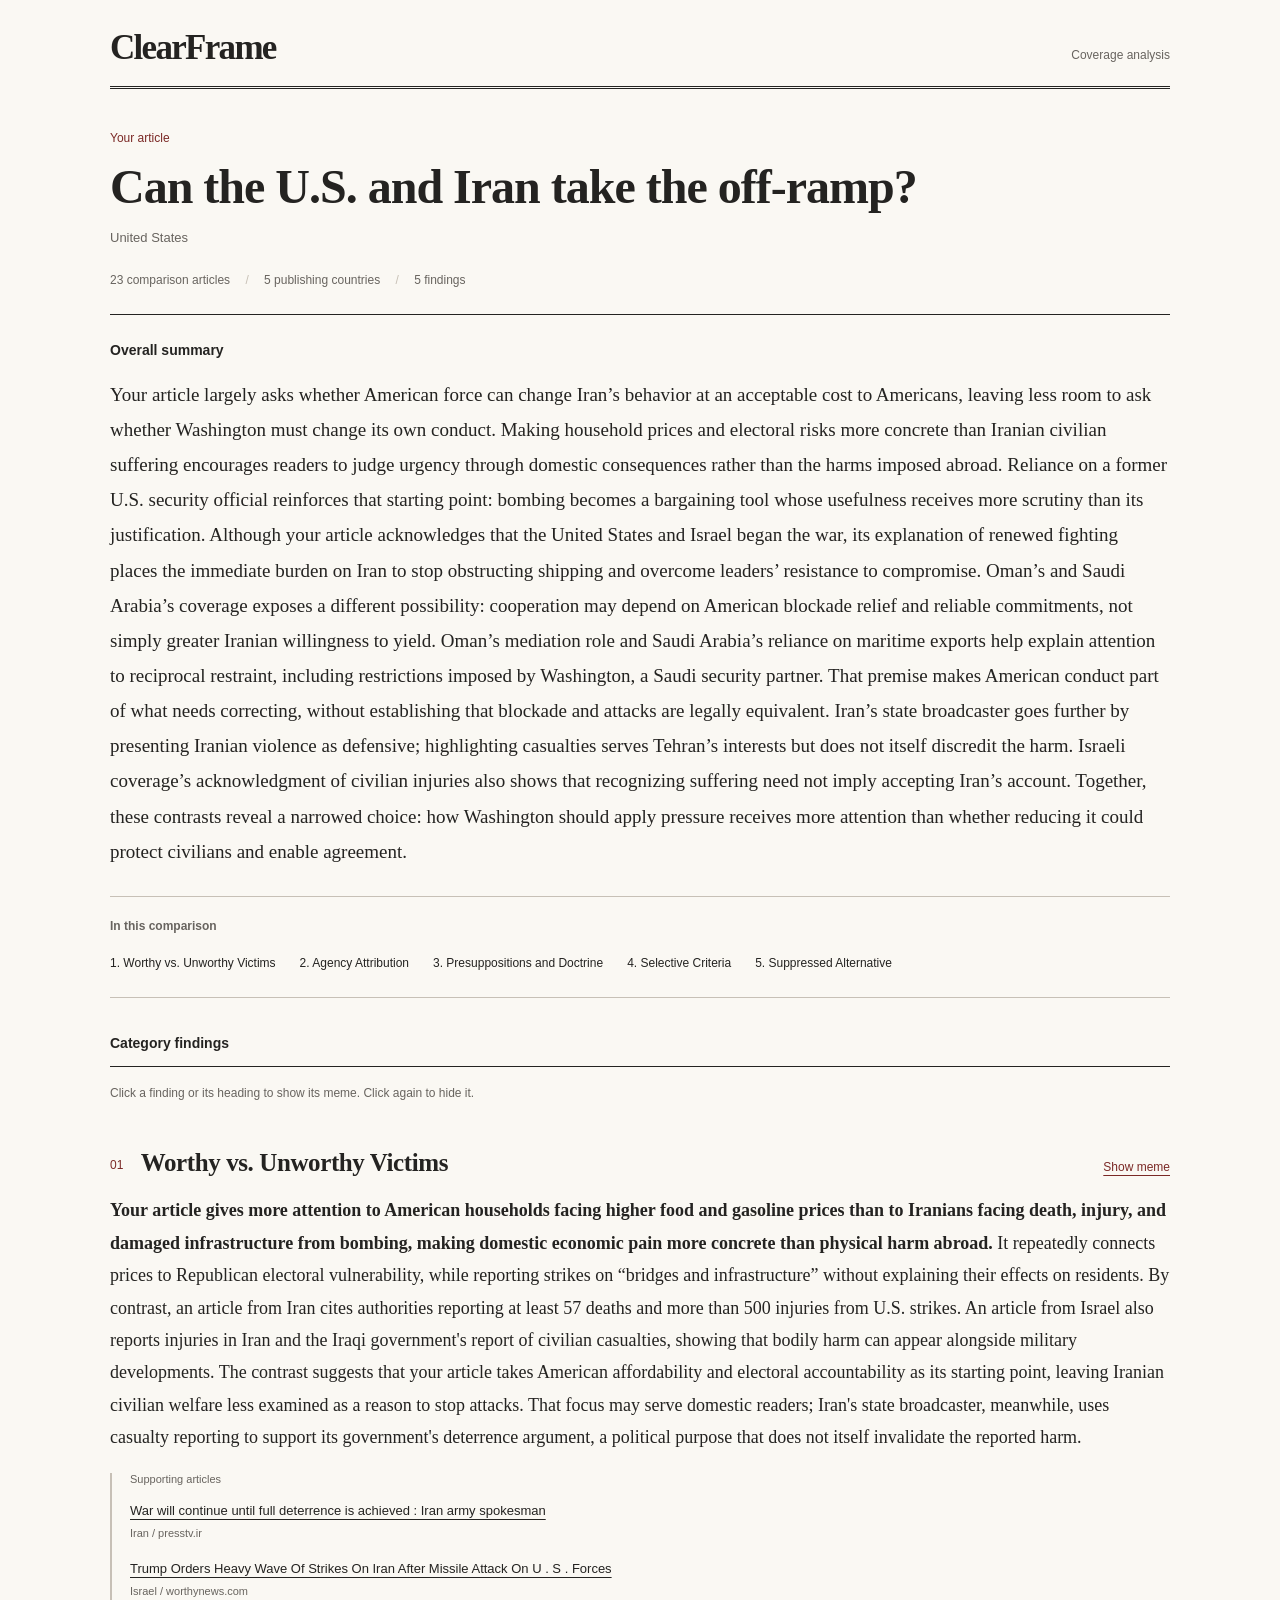
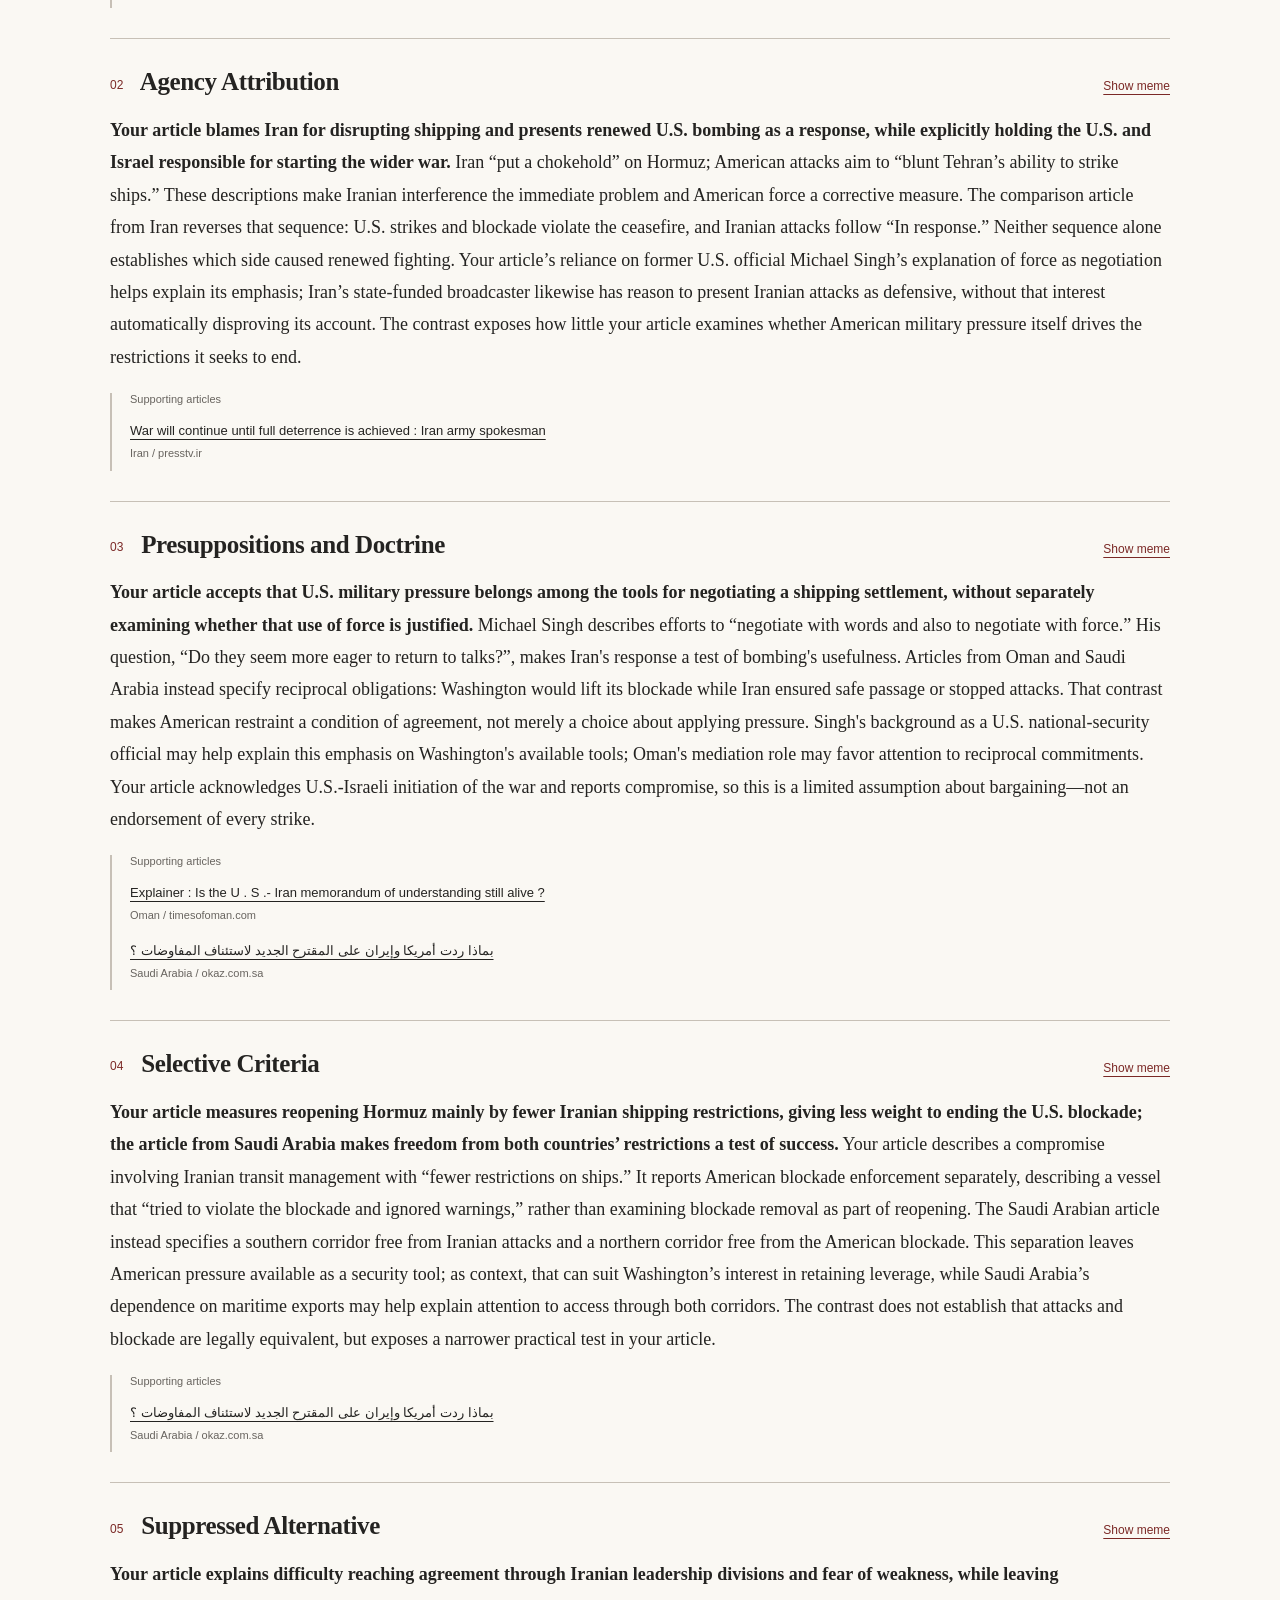
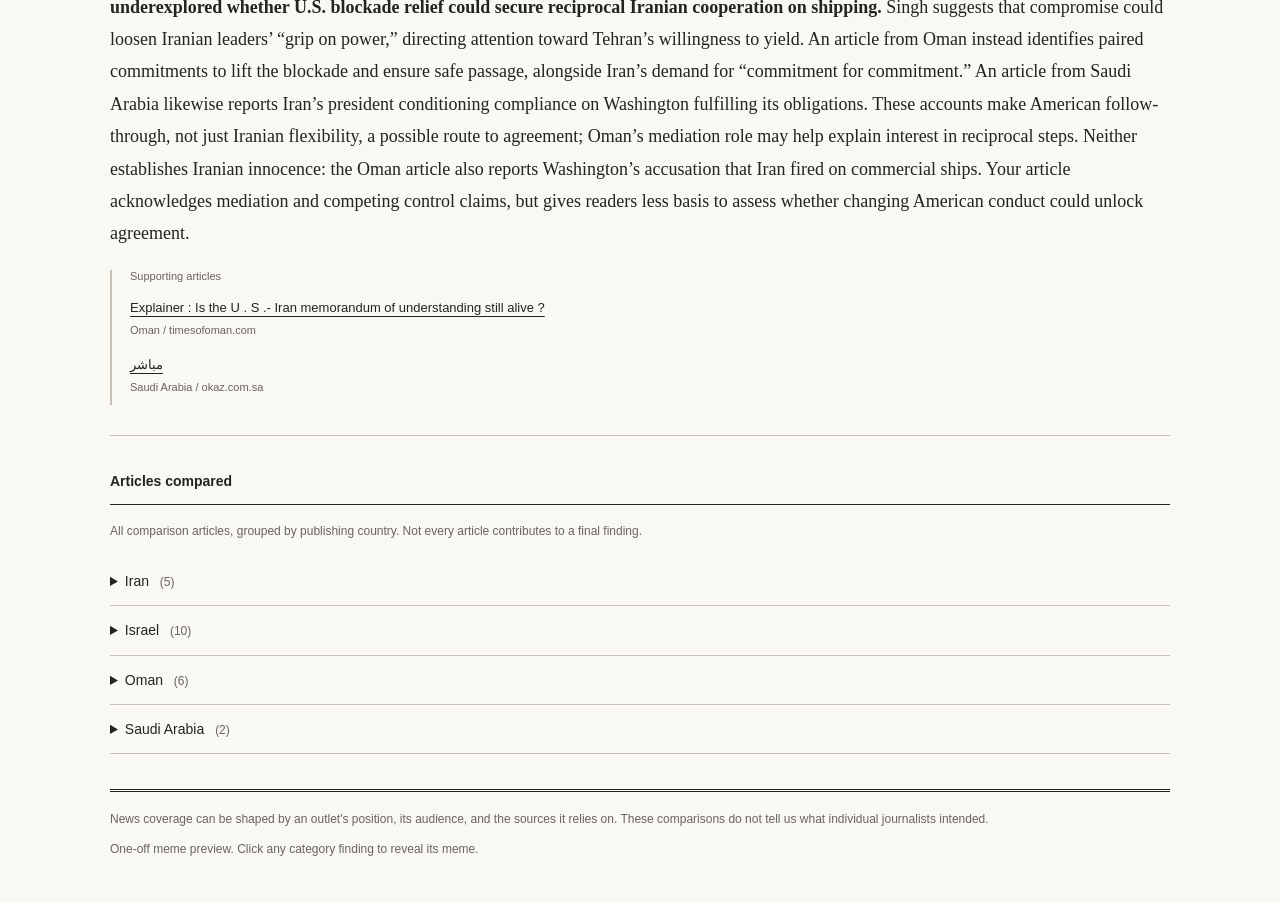
<file: results-preview-memes.html>
<!doctype html>
<html lang="en">
<head>
<meta charset="utf-8">
<meta name="viewport" content="width=device-width, initial-scale=1">
<title>ClearFrame meme preview: Can the U.S. and Iran take the off-ramp?</title>
<meta name="description" content="ClearFrame results: analysis, category findings, and supporting articles.">
<style>:root {
  color-scheme: light;
  --paper: #faf8f3;
  --ink: #242321;
  --muted: #68645f;
  --rule: #c7c0b6;
  --accent: #7b2926;
  --serif: Georgia, "Times New Roman", serif;
  --sans: "Segoe UI", Arial, sans-serif;
}
* { box-sizing: border-box; }
html { scroll-behavior: smooth; scroll-padding-top: 24px; }
body { margin: 0; background: var(--paper); color: var(--ink); font: 18px/1.8 var(--serif); }
a { color: inherit; text-underline-offset: 4px; text-decoration-thickness: 1px; }
a:hover { color: var(--accent); }
a:focus-visible, summary:focus-visible { outline: 2px solid var(--accent); outline-offset: 5px; }
.skip { position: absolute; top: -100px; left: 20px; background: var(--paper); padding: 8px; }
.skip:focus { top: 10px; }
.page { width: min(1060px, calc(100% - 96px)); margin: 0 auto; }
.masthead { display: flex; align-items: baseline; justify-content: space-between; gap: 24px; padding: 27px 0 17px; border-bottom: 3px double var(--ink); }
.brand { font: bold 35px/1.2 var(--serif); letter-spacing: -1.7px; text-decoration: none; }
.masthead > span { font: 12px var(--sans); color: var(--muted); }
.report-heading { padding: 42px 0 24px; }
.kicker { color: var(--accent); font: 12px var(--sans); margin: 0 0 14px; }
h1 { font: bold clamp(30px, 4vw, 48px)/1.16 var(--serif); letter-spacing: -1px; margin: 0 0 15px; }
h1 a { text-decoration: none; }
h1 a:hover { text-decoration: underline; }
.source-country { font: 13px var(--sans); color: var(--muted); margin: 0; }
.scope { font: 12px/1.6 var(--sans); color: var(--muted); margin: 26px 0 0; }
.scope span { margin: 0 12px; color: var(--rule); }
h2 { font: bold 14px/1.5 var(--sans); margin: 0 0 16px; }
.overview { border-top: 1px solid var(--ink); padding: 25px 0 27px; }
.overview p { margin: 0; font-size: 19px; line-height: 1.85; }
.contents { border-top: 1px solid var(--rule); border-bottom: 1px solid var(--rule); padding: 20px 0; margin-bottom: 35px; }
.contents h2 { font-size: 12px; color: var(--muted); margin-bottom: 10px; }
.contents ol { list-style: none; display: flex; flex-wrap: wrap; column-gap: 24px; row-gap: 7px; padding: 0; margin: 0; }
.contents a { font: 12px/1.7 var(--sans); text-decoration: none; }
.contents a:hover { text-decoration: underline; }
.findings > h2, .library > h2 { border-bottom: 1px solid var(--ink); padding-bottom: 12px; margin-bottom: 0; }
.finding { padding: 26px 0 30px; border-bottom: 1px solid var(--rule); }
h3 { font: bold 25px/1.35 var(--serif); letter-spacing: -.4px; margin: 0 0 15px; }
.number { font: 12px var(--sans); color: var(--accent); vertical-align: middle; margin-right: 12px; letter-spacing: 0; }
.finding > p { margin: 0; overflow-wrap: break-word; }
.finding strong { font-weight: bold; }
.references { margin-top: 20px; padding-left: 18px; border-left: 2px solid var(--rule); }
.references h4 { font: 11px var(--sans); color: var(--muted); margin: 0 0 8px; }
.article-list { list-style: none; padding: 0; margin: 0; }
.article-list li { font: 13px/1.6 var(--sans); padding: 8px 0; overflow-wrap: anywhere; }
.article-meta { display: block; font-size: 11px; color: var(--muted); margin-top: 3px; }
.library { margin-top: 35px; }
.section-note { font: 12px/1.7 var(--sans); color: var(--muted); margin: 16px 0; }
.country { border-bottom: 1px solid var(--rule); }
.country summary { cursor: pointer; padding: 13px 0; font: 14px/1.6 var(--sans); }
.country summary span { color: var(--muted); font-size: 12px; margin-left: 7px; }
.country .article-list { padding: 0 0 15px 20px; }
.stop { border-top: 1px solid var(--accent); padding: 20px 0; }
.stop h2 { color: var(--accent); }
.stop p, .empty { font-size: 16px; }
footer { border-top: 3px double var(--ink); margin: 35px 0 0; padding: 17px 0 35px; font: 12px/1.7 var(--sans); color: var(--muted); }
footer p { margin: 0 0 9px; }
@media (max-width: 650px) {
  .page { width: calc(100% - 36px); }
  .masthead { padding-top: 20px; }
  .brand { font-size: 29px; }
  .masthead > span { font-size: 10px; }
  .report-heading { padding-top: 30px; }
  .scope { font-size: 11px; }
  .scope span { margin: 0 5px; }
  body, .overview p { font-size: 17px; }
  h3 { font-size: 23px; }
  .contents ol { display: block; }
  .contents li { margin-top: 6px; }
}
@media (prefers-reduced-motion: reduce) { html { scroll-behavior: auto; } }
@media print {
  :root { --paper: white; --ink: black; }
  .page { width: 100%; }
  .contents, .skip { display: none; }
  body, .overview p { font-size: 11pt; }
  .finding { break-inside: avoid; }
  h1 { font-size: 26pt; }
  h3 { font-size: 16pt; }
  .country { break-inside: avoid; }
}

/* One-off meme disclosures. */
.finding { cursor: pointer; }
.finding h3 { margin-bottom: 15px; }
.meme-toggle {
  display: flex; align-items: baseline; justify-content: space-between;
  gap: 16px; width: 100%; padding: 0; border: 0;
  background: transparent; color: inherit; font: inherit;
  letter-spacing: inherit; text-align: left; cursor: pointer;
}
.meme-toggle:hover { color: var(--accent); }
.meme-toggle:focus-visible { outline: 2px solid var(--accent); outline-offset: 6px; }
.meme-toggle-label {
  flex-shrink: 0; color: var(--accent); font: 12px/1.6 var(--sans);
  letter-spacing: 0; text-decoration: underline; text-underline-offset: 4px;
}
.meme-panel { margin: 22px 0 26px; cursor: default; }
.meme-panel[hidden] { display: none; }
.meme-panel img {
  display: block; width: auto; max-width: 100%; height: auto;
  max-height: 80vh; margin: 0 auto; border: 1px solid var(--rule);
}
.meme-panel figcaption {
  margin-top: 10px; color: var(--muted); font: 12px/1.7 var(--sans);
  text-align: center;
}
@media (max-width: 650px) {
  .meme-toggle { align-items: flex-start; flex-direction: column; gap: 8px; }
}
@media print {
  .meme-toggle-label, .meme-instructions { display: none; }
  .meme-panel img { max-height: none; }
}
</style>
</head>
<body>
<a class="skip" href="#main">Skip to results</a>
<div class="page">
<header class="masthead"><a href="#main" class="brand">ClearFrame</a><span>Coverage analysis</span></header>
<main id="main">
<header class="report-heading"><p class="kicker">Your article</p><h1><a href="https://www.npr.org/2026/07/27/g-s1-135611/can-the-u-s-and-iran-take-the-off-ramp" target="_blank" rel="noopener noreferrer">Can the U.S. and Iran take the off-ramp?</a></h1>
<p class="source-country">United States</p>
<p class="scope">23 comparison articles <span aria-hidden="true">/</span>
5 publishing countries <span aria-hidden="true">/</span> 5 findings</p></header>
<section class="overview" id="overview" aria-labelledby="overview-heading"><h2 id="overview-heading">Overall summary</h2><p>Your article largely asks whether American force can change Iran’s behavior at an acceptable cost to Americans, leaving less room to ask whether Washington must change its own conduct. Making household prices and electoral risks more concrete than Iranian civilian suffering encourages readers to judge urgency through domestic consequences rather than the harms imposed abroad. Reliance on a former U.S. security official reinforces that starting point: bombing becomes a bargaining tool whose usefulness receives more scrutiny than its justification. Although your article acknowledges that the United States and Israel began the war, its explanation of renewed fighting places the immediate burden on Iran to stop obstructing shipping and overcome leaders’ resistance to compromise. Oman’s and Saudi Arabia’s coverage exposes a different possibility: cooperation may depend on American blockade relief and reliable commitments, not simply greater Iranian willingness to yield. Oman’s mediation role and Saudi Arabia’s reliance on maritime exports help explain attention to reciprocal restraint, including restrictions imposed by Washington, a Saudi security partner. That premise makes American conduct part of what needs correcting, without establishing that blockade and attacks are legally equivalent. Iran’s state broadcaster goes further by presenting Iranian violence as defensive; highlighting casualties serves Tehran’s interests but does not itself discredit the harm. Israeli coverage’s acknowledgment of civilian injuries also shows that recognizing suffering need not imply accepting Iran’s account. Together, these contrasts reveal a narrowed choice: how Washington should apply pressure receives more attention than whether reducing it could protect civilians and enable agreement.</p></section><nav class="contents" aria-label="Findings"><h2>In this comparison</h2><ol><li><a href="#finding-1">1. Worthy vs. Unworthy Victims</a></li><li><a href="#finding-2">2. Agency Attribution</a></li><li><a href="#finding-3">3. Presuppositions and Doctrine</a></li><li><a href="#finding-4">4. Selective Criteria</a></li><li><a href="#finding-5">5. Suppressed Alternative</a></li></ol></nav>
<section class="findings" aria-labelledby="findings-heading"><h2 id="findings-heading">Category findings</h2><p class="section-note meme-instructions">Click a finding or its heading to show its meme. Click again to hide it.</p><section class="finding" id="finding-1" aria-labelledby="heading-1"><h3 id="heading-1"><button type="button" class="meme-toggle" aria-expanded="false" aria-controls="meme-1"><span><span class="number">01</span> Worthy vs. Unworthy Victims</span><span class="meme-toggle-label">Show meme</span></button></h3><figure class="meme-panel" id="meme-1" hidden><img src="memes/Drake%20Meme_%20Airstrikes%20vs.%20Gas%20Prices.png" alt="Drake meme illustrating Worthy vs. Unworthy Victims." loading="lazy" decoding="async"><figcaption>Worthy vs. Unworthy Victims</figcaption></figure><p><strong>Your article gives more attention to American households facing higher food and gasoline prices than to Iranians facing death, injury, and damaged infrastructure from bombing, making domestic economic pain more concrete than physical harm abroad.</strong> It repeatedly connects prices to Republican electoral vulnerability, while reporting strikes on “bridges and infrastructure” without explaining their effects on residents. By contrast, an article from Iran cites authorities reporting at least 57 deaths and more than 500 injuries from U.S. strikes. An article from Israel also reports injuries in Iran and the Iraqi government&#x27;s report of civilian casualties, showing that bodily harm can appear alongside military developments. The contrast suggests that your article takes American affordability and electoral accountability as its starting point, leaving Iranian civilian welfare less examined as a reason to stop attacks. That focus may serve domestic readers; Iran&#x27;s state broadcaster, meanwhile, uses casualty reporting to support its government&#x27;s deterrence argument, a political purpose that does not itself invalidate the reported harm.</p><div class="references"><h4>Supporting articles</h4><ul class="article-list"><li><a href="https://www.presstv.ir/Detail/2026/07/20/772658/War-to-continue-until-deterrence-achieved-Iran" target="_blank" rel="noopener noreferrer">War will continue until full deterrence is achieved : Iran army spokesman</a><span class="article-meta">Iran / presstv.ir</span></li><li><a href="https://www.worthynews.com/116367-trump-orders-heavy-wave-of-strikes-on-iran-after-missile-attack-on-u-s-forces" target="_blank" rel="noopener noreferrer">Trump Orders  Heavy Wave  Of Strikes On Iran After Missile Attack On U . S . Forces</a><span class="article-meta">Israel / worthynews.com</span></li></ul></div></section><section class="finding" id="finding-2" aria-labelledby="heading-2"><h3 id="heading-2"><button type="button" class="meme-toggle" aria-expanded="false" aria-controls="meme-2"><span><span class="number">02</span> Agency Attribution</span><span class="meme-toggle-label">Show meme</span></button></h3><figure class="meme-panel" id="meme-2" hidden><img src="memes/Spider-Men%20Blame%20Each%20Other.png" alt="Spider-Men pointing at each other, illustrating Agency Attribution." loading="lazy" decoding="async"><figcaption>Agency Attribution</figcaption></figure><p><strong>Your article blames Iran for disrupting shipping and presents renewed U.S. bombing as a response, while explicitly holding the U.S. and Israel responsible for starting the wider war.</strong> Iran “put a chokehold” on Hormuz; American attacks aim to “blunt Tehran’s ability to strike ships.” These descriptions make Iranian interference the immediate problem and American force a corrective measure. The comparison article from Iran reverses that sequence: U.S. strikes and blockade violate the ceasefire, and Iranian attacks follow “In response.” Neither sequence alone establishes which side caused renewed fighting. Your article’s reliance on former U.S. official Michael Singh’s explanation of force as negotiation helps explain its emphasis; Iran’s state-funded broadcaster likewise has reason to present Iranian attacks as defensive, without that interest automatically disproving its account. The contrast exposes how little your article examines whether American military pressure itself drives the restrictions it seeks to end.</p><div class="references"><h4>Supporting articles</h4><ul class="article-list"><li><a href="https://www.presstv.ir/Detail/2026/07/20/772658/War-to-continue-until-deterrence-achieved-Iran" target="_blank" rel="noopener noreferrer">War will continue until full deterrence is achieved : Iran army spokesman</a><span class="article-meta">Iran / presstv.ir</span></li></ul></div></section><section class="finding" id="finding-3" aria-labelledby="heading-3"><h3 id="heading-3"><button type="button" class="meme-toggle" aria-expanded="false" aria-controls="meme-3"><span><span class="number">03</span> Presuppositions and Doctrine</span><span class="meme-toggle-label">Show meme</span></button></h3><figure class="meme-panel" id="meme-3" hidden><img src="memes/Skinner%E2%80%99s%20Cracked-Glass%20Meme%20Panels.png" alt="Skinner meme illustrating Presuppositions and Doctrine." loading="lazy" decoding="async"><figcaption>Presuppositions and Doctrine</figcaption></figure><p><strong>Your article accepts that U.S. military pressure belongs among the tools for negotiating a shipping settlement, without separately examining whether that use of force is justified.</strong> Michael Singh describes efforts to “negotiate with words and also to negotiate with force.” His question, “Do they seem more eager to return to talks?”, makes Iran&#x27;s response a test of bombing&#x27;s usefulness. Articles from Oman and Saudi Arabia instead specify reciprocal obligations: Washington would lift its blockade while Iran ensured safe passage or stopped attacks. That contrast makes American restraint a condition of agreement, not merely a choice about applying pressure. Singh&#x27;s background as a U.S. national-security official may help explain this emphasis on Washington&#x27;s available tools; Oman&#x27;s mediation role may favor attention to reciprocal commitments. Your article acknowledges U.S.-Israeli initiation of the war and reports compromise, so this is a limited assumption about bargaining—not an endorsement of every strike.</p><div class="references"><h4>Supporting articles</h4><ul class="article-list"><li><a href="https://timesofoman.com/article/174369-explainer-is-the-us-iran-memorandum-of-understanding-still-alive" target="_blank" rel="noopener noreferrer">Explainer : Is the U . S .- Iran memorandum of understanding still alive ? </a><span class="article-meta">Oman / timesofoman.com</span></li><li><a href="https://www.okaz.com.sa/politics/na/2258670" target="_blank" rel="noopener noreferrer">بماذا ردت أمريكا وإيران على المقترح الجديد لاستئناف المفاوضات ؟ </a><span class="article-meta">Saudi Arabia / okaz.com.sa</span></li></ul></div></section><section class="finding" id="finding-4" aria-labelledby="heading-4"><h3 id="heading-4"><button type="button" class="meme-toggle" aria-expanded="false" aria-controls="meme-4"><span><span class="number">04</span> Selective Criteria</span><span class="meme-toggle-label">Show meme</span></button></h3><figure class="meme-panel" id="meme-4" hidden><img src="memes/Both%20Restrict%20Shipping%20Meme.png" alt="Shipping restrictions meme illustrating Selective Criteria." loading="lazy" decoding="async"><figcaption>Selective Criteria</figcaption></figure><p><strong>Your article measures reopening Hormuz mainly by fewer Iranian shipping restrictions, giving less weight to ending the U.S. blockade; the article from Saudi Arabia makes freedom from both countries’ restrictions a test of success.</strong> Your article describes a compromise involving Iranian transit management with “fewer restrictions on ships.” It reports American blockade enforcement separately, describing a vessel that “tried to violate the blockade and ignored warnings,” rather than examining blockade removal as part of reopening. The Saudi Arabian article instead specifies a southern corridor free from Iranian attacks and a northern corridor free from the American blockade. This separation leaves American pressure available as a security tool; as context, that can suit Washington’s interest in retaining leverage, while Saudi Arabia’s dependence on maritime exports may help explain attention to access through both corridors. The contrast does not establish that attacks and blockade are legally equivalent, but exposes a narrower practical test in your article.</p><div class="references"><h4>Supporting articles</h4><ul class="article-list"><li><a href="https://www.okaz.com.sa/politics/na/2258670" target="_blank" rel="noopener noreferrer">بماذا ردت أمريكا وإيران على المقترح الجديد لاستئناف المفاوضات ؟ </a><span class="article-meta">Saudi Arabia / okaz.com.sa</span></li></ul></div></section><section class="finding" id="finding-5" aria-labelledby="heading-5"><h3 id="heading-5"><button type="button" class="meme-toggle" aria-expanded="false" aria-controls="meme-5"><span><span class="number">05</span> Suppressed Alternative</span><span class="meme-toggle-label">Show meme</span></button></h3><figure class="meme-panel" id="meme-5" hidden><img src="memes/Office%20Negotiations%20Gone%20Awry.png" alt="Office negotiations meme illustrating Suppressed Alternative." loading="lazy" decoding="async"><figcaption>Suppressed Alternative</figcaption></figure><p><strong>Your article explains difficulty reaching agreement through Iranian leadership divisions and fear of weakness, while leaving underexplored whether U.S. blockade relief could secure reciprocal Iranian cooperation on shipping.</strong> Singh suggests that compromise could loosen Iranian leaders’ “grip on power,” directing attention toward Tehran’s willingness to yield. An article from Oman instead identifies paired commitments to lift the blockade and ensure safe passage, alongside Iran’s demand for “commitment for commitment.” An article from Saudi Arabia likewise reports Iran’s president conditioning compliance on Washington fulfilling its obligations. These accounts make American follow-through, not just Iranian flexibility, a possible route to agreement; Oman’s mediation role may help explain interest in reciprocal steps. Neither establishes Iranian innocence: the Oman article also reports Washington’s accusation that Iran fired on commercial ships. Your article acknowledges mediation and competing control claims, but gives readers less basis to assess whether changing American conduct could unlock agreement.</p><div class="references"><h4>Supporting articles</h4><ul class="article-list"><li><a href="https://timesofoman.com/article/174369-explainer-is-the-us-iran-memorandum-of-understanding-still-alive" target="_blank" rel="noopener noreferrer">Explainer : Is the U . S .- Iran memorandum of understanding still alive ? </a><span class="article-meta">Oman / timesofoman.com</span></li><li><a href="https://www.okaz.com.sa/live/2260393" target="_blank" rel="noopener noreferrer">مباشر</a><span class="article-meta">Saudi Arabia / okaz.com.sa</span></li></ul></div></section></section>
<section class="library" id="articles"><h2>Articles compared</h2><p class="section-note">All comparison articles, grouped by publishing country. Not every article contributes to a final finding.</p><details class="country"><summary>Iran <span>(5)</span></summary><ul class="article-list"><li><a href="http://www.iranherald.com/news/279225631/yemens-houthis-launch-major-attack-on-saudi-backed-forces" target="_blank" rel="noopener noreferrer">Yemens Houthis launch major attack on Saudi - backed forces</a><span class="article-meta">Iran / iranherald.com</span></li><li><a href="http://www.iranherald.com/news/279200438/trump-hits-iran-dilemma-push-10-day-ceasefire-or-back-fresh-military-campaign-with-israel-reports-axios" target="_blank" rel="noopener noreferrer">Trump hits Iran dilemma : Push 10 - day ceasefire or back fresh military campaign with Israel , reports Axios</a><span class="article-meta">Iran / iranherald.com</span></li><li><a href="https://www.presstv.ir/Detail/2026/07/20/772658/War-to-continue-until-deterrence-achieved-Iran" target="_blank" rel="noopener noreferrer">War will continue until full deterrence is achieved : Iran army spokesman</a><span class="article-meta">Iran / presstv.ir</span></li><li><a href="https://iranpressnews.com/source/246131.htm" target="_blank" rel="noopener noreferrer">IranPressNews : ايران پرس نيوز اخبار ايران و جهان</a><span class="article-meta">Iran / iranpressnews.com</span></li><li><a href="https://www.radiofarda.com/a/us-eyes-hormuz-deal-soon/33822305.html" target="_blank" rel="noopener noreferrer">امیدواری دولت آمریکا برای اعلام توافق بازگشایی تنگه هرمز بین ایران و عمان تا روز چهارشنبه</a><span class="article-meta">Iran / radiofarda.com</span></li></ul></details><details class="country"><summary>Israel <span>(10)</span></summary><ul class="article-list"><li><a href="https://bokra.net/Article-1599855" target="_blank" rel="noopener noreferrer">موقع بكرا - إيران : مباحثات مثمرة مع عُمان بشأن إدارة الملاحة في مضيق هرمز</a><span class="article-meta">Israel / bokra.net</span></li><li><a href="https://www.al-monitor.com/originals/2026/07/israels-netanyahu-plans-us-visit-trump-meeting-graham-memorial" target="_blank" rel="noopener noreferrer">Israel Netanyahu plans US visit for Trump meeting , Graham memorial</a><span class="article-meta">Israel / al-monitor.com</span></li><li><a href="https://pnn.ps/news/726377" target="_blank" rel="noopener noreferrer">طهران : مضيق هرمز سيظل مغلقا حتى تنتهي التهديدات ضد إيران</a><span class="article-meta">Israel / pnn.ps</span></li><li><a href="https://www.middleeasteye.net/live-blog/live-blog-update/us-launches-new-strikes-iran-after-deaths-service-members-jordan" target="_blank" rel="noopener noreferrer">US launches new strikes on Iran after deaths of service members in Jordan</a><span class="article-meta">Israel / middleeasteye.net</span></li><li><a href="https://www.middleeastmonitor.com/20260805-iran-oman-reached-preliminary-understandings-on-hormuz-transit-says-iranian-official/" target="_blank" rel="noopener noreferrer">Iran , Oman reached  preliminary understanding on Hormuz transit , says Iranian official – Middle East Monitor</a><span class="article-meta">Israel / middleeastmonitor.com</span></li><li><a href="https://www.worthynews.com/116367-trump-orders-heavy-wave-of-strikes-on-iran-after-missile-attack-on-u-s-forces" target="_blank" rel="noopener noreferrer">Trump Orders  Heavy Wave  Of Strikes On Iran After Missile Attack On U . S . Forces</a><span class="article-meta">Israel / worthynews.com</span></li><li><a href="https://www.jpost.com/middle-east/iran-news/article-904502" target="_blank" rel="noopener noreferrer">Shipping traffic at key Gulf waterways little changed on uncertain US - Iran talks</a><span class="article-meta">Israel / jpost.com</span></li><li><a href="https://www.i24news.tv/en/news/middle-east/iran-eastern-states/artc-iran-oman-near-temporary-strait-of-hormuz-shipping-deal-restating-60-day-mou-deal" target="_blank" rel="noopener noreferrer">Iran , Oman Near Temporary Strait Of Hormuz Shipping Deal  restating 60 - day MoU Deal  </a><span class="article-meta">Israel / i24news.tv</span></li><li><a href="https://www.ynetnews.com/article/hj5ivv2hfl" target="_blank" rel="noopener noreferrer">US shifts course again as Israel stays silent and Iran mocks Trump retreat</a><span class="article-meta">Israel / ynetnews.com</span></li><li><a href="https://www.aljazeera.net/news/2026/8/3/%D8%A7%D9%84%D9%85%D8%AA%D8%AD%D8%AF%D8%AB-%D8%A8%D8%A7%D8%B3%D9%85-%D8%A7%D9%84%D8%AE%D8%A7%D8%B1%D8%AC%D9%8A%D8%A9-%D8%A7%D9%84%D8%A5%D9%8A%D8%B1%D8%A7%D9%86%D9%8A%D8%A9-6" target="_blank" rel="noopener noreferrer">إيران .. لا محادثات مع أمريكا حاليا ولا تغيير بهرمز في ظل الحصار</a><span class="article-meta">Israel / aljazeera.net</span></li></ul></details><details class="country"><summary>Oman <span>(6)</span></summary><ul class="article-list"><li><a href="https://www.muscatdaily.com/2026/08/02/us-president-calls-off-iran-attacks-following-new-agreements/" target="_blank" rel="noopener noreferrer">US President calls off Iran attacks following new agreements</a><span class="article-meta">Oman / muscatdaily.com</span></li><li><a href="https://www.omanobserver.om/article/1193645/world/region/why-iran-is-in-no-rush-to-return-to-talks-with-us" target="_blank" rel="noopener noreferrer">Why Iran is in no rush to return to talks with US</a><span class="article-meta">Oman / omanobserver.om</span></li><li><a href="https://www.omanobserver.om/article/1193983/world/region/us-says-hormuz-deal-possible-by-today" target="_blank" rel="noopener noreferrer">US says Hormuz deal possible by  today  </a><span class="article-meta">Oman / omanobserver.om</span></li><li><a href="https://timesofoman.com/article/174369-explainer-is-the-us-iran-memorandum-of-understanding-still-alive" target="_blank" rel="noopener noreferrer">Explainer : Is the U . S .- Iran memorandum of understanding still alive ? </a><span class="article-meta">Oman / timesofoman.com</span></li><li><a href="https://timesofoman.com/article/174240-oman-iran-hold-talks-on-navigation-safety-in-strait-of-hormuz" target="_blank" rel="noopener noreferrer">Oman , Iran hold talks on navigation safety in Strait of Hormuz</a><span class="article-meta">Oman / timesofoman.com</span></li><li><a href="https://www.muscatdaily.com/2026/08/02/imagine-iran-open/" target="_blank" rel="noopener noreferrer">Imagine Iran , Open</a><span class="article-meta">Oman / muscatdaily.com</span></li></ul></details><details class="country"><summary>Saudi Arabia <span>(2)</span></summary><ul class="article-list"><li><a href="https://www.okaz.com.sa/politics/na/2258670" target="_blank" rel="noopener noreferrer">بماذا ردت أمريكا وإيران على المقترح الجديد لاستئناف المفاوضات ؟ </a><span class="article-meta">Saudi Arabia / okaz.com.sa</span></li><li><a href="https://www.okaz.com.sa/live/2260393" target="_blank" rel="noopener noreferrer">مباشر</a><span class="article-meta">Saudi Arabia / okaz.com.sa</span></li></ul></details></section>
</main>
<footer><p>News coverage can be shaped by an outlet&#x27;s position, its audience, and the sources it relies on. These comparisons do not tell us what individual journalists intended.</p><p>One-off meme preview. Click any category finding to reveal its meme.</p></footer>
</div>
<script>
(() => {
  document.querySelectorAll('.finding').forEach((section) => {
    const toggle = section.querySelector('.meme-toggle');
    const panel = document.getElementById(toggle.getAttribute('aria-controls'));
    const label = toggle.querySelector('.meme-toggle-label');
    toggle.addEventListener('click', () => {
      const expanded = toggle.getAttribute('aria-expanded') !== 'true';
      toggle.setAttribute('aria-expanded', String(expanded));
      panel.hidden = !expanded;
      label.textContent = expanded ? 'Hide meme' : 'Show meme';
    });
    section.addEventListener('click', (event) => {
      if (event.target.closest('a, button, .meme-panel') || window.getSelection()?.toString()) return;
      toggle.click();
    });
  });
})();
</script>
</body>
</html>
</file>
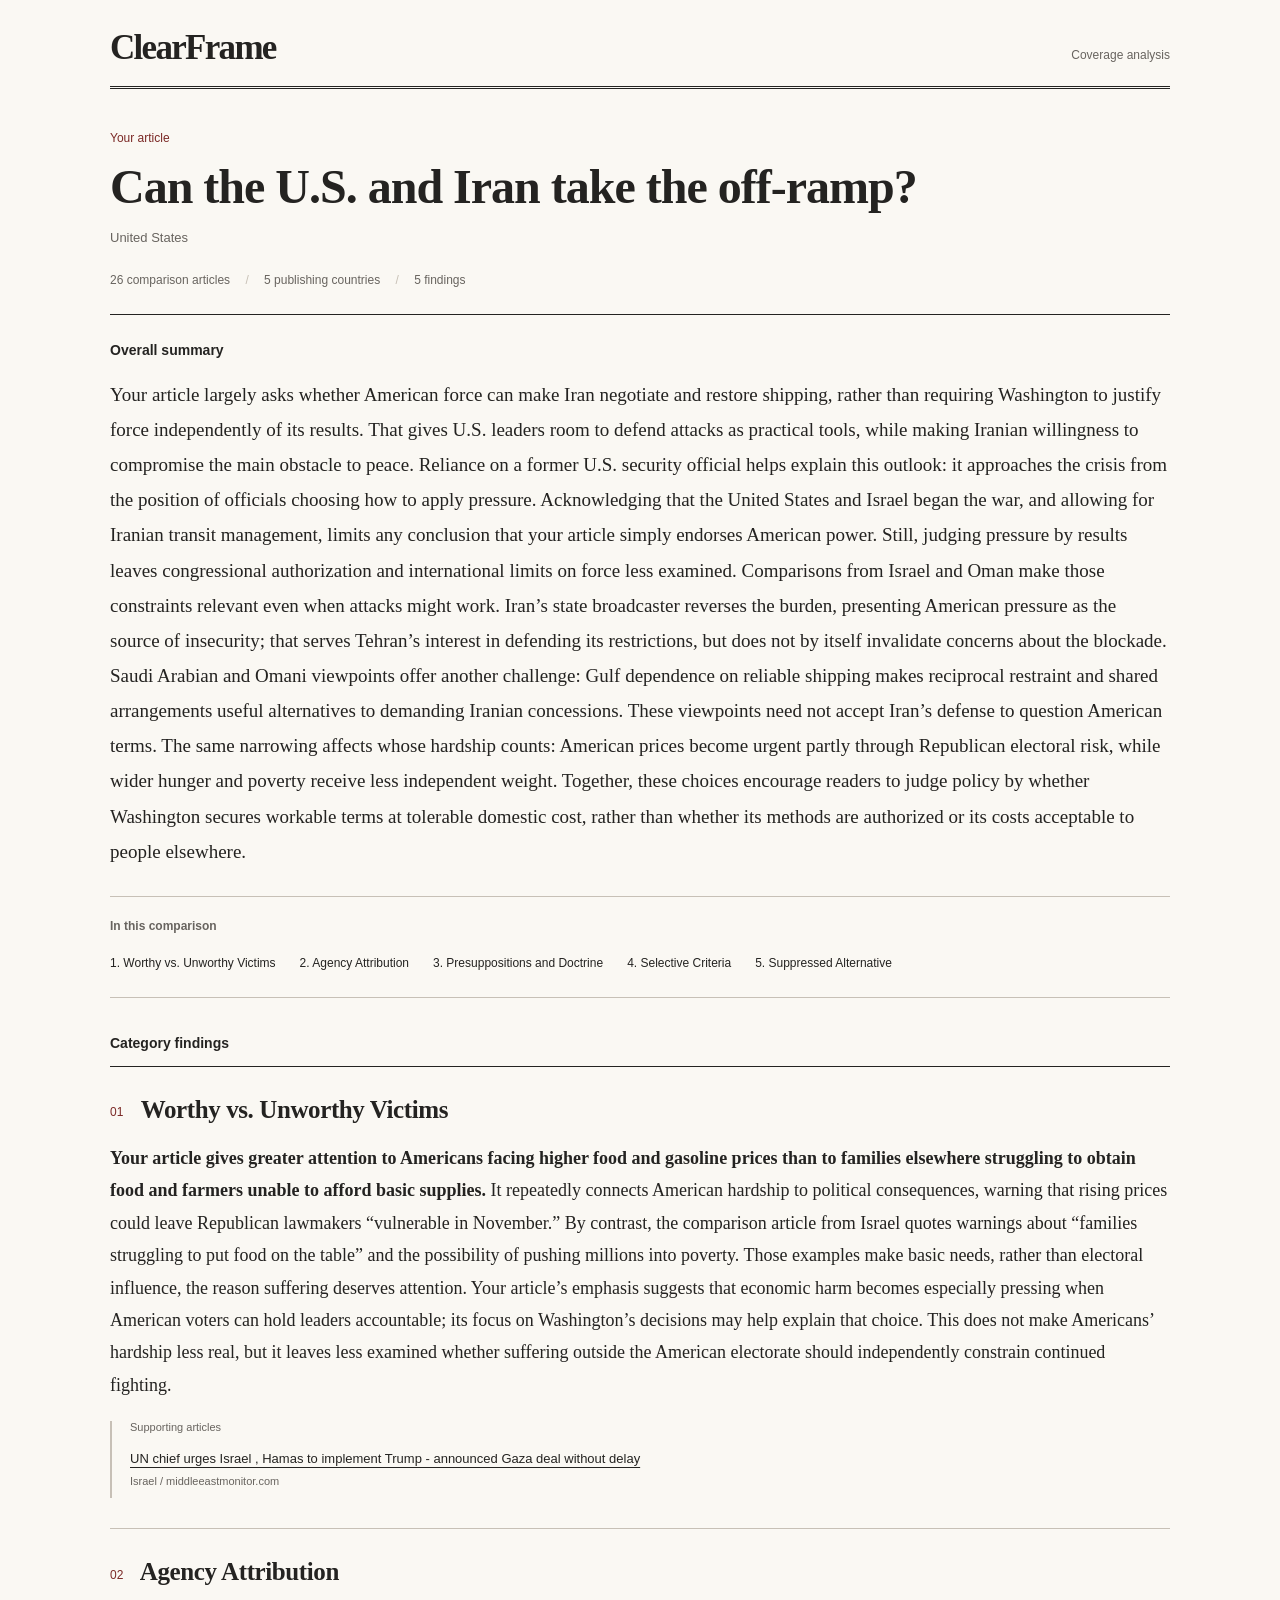
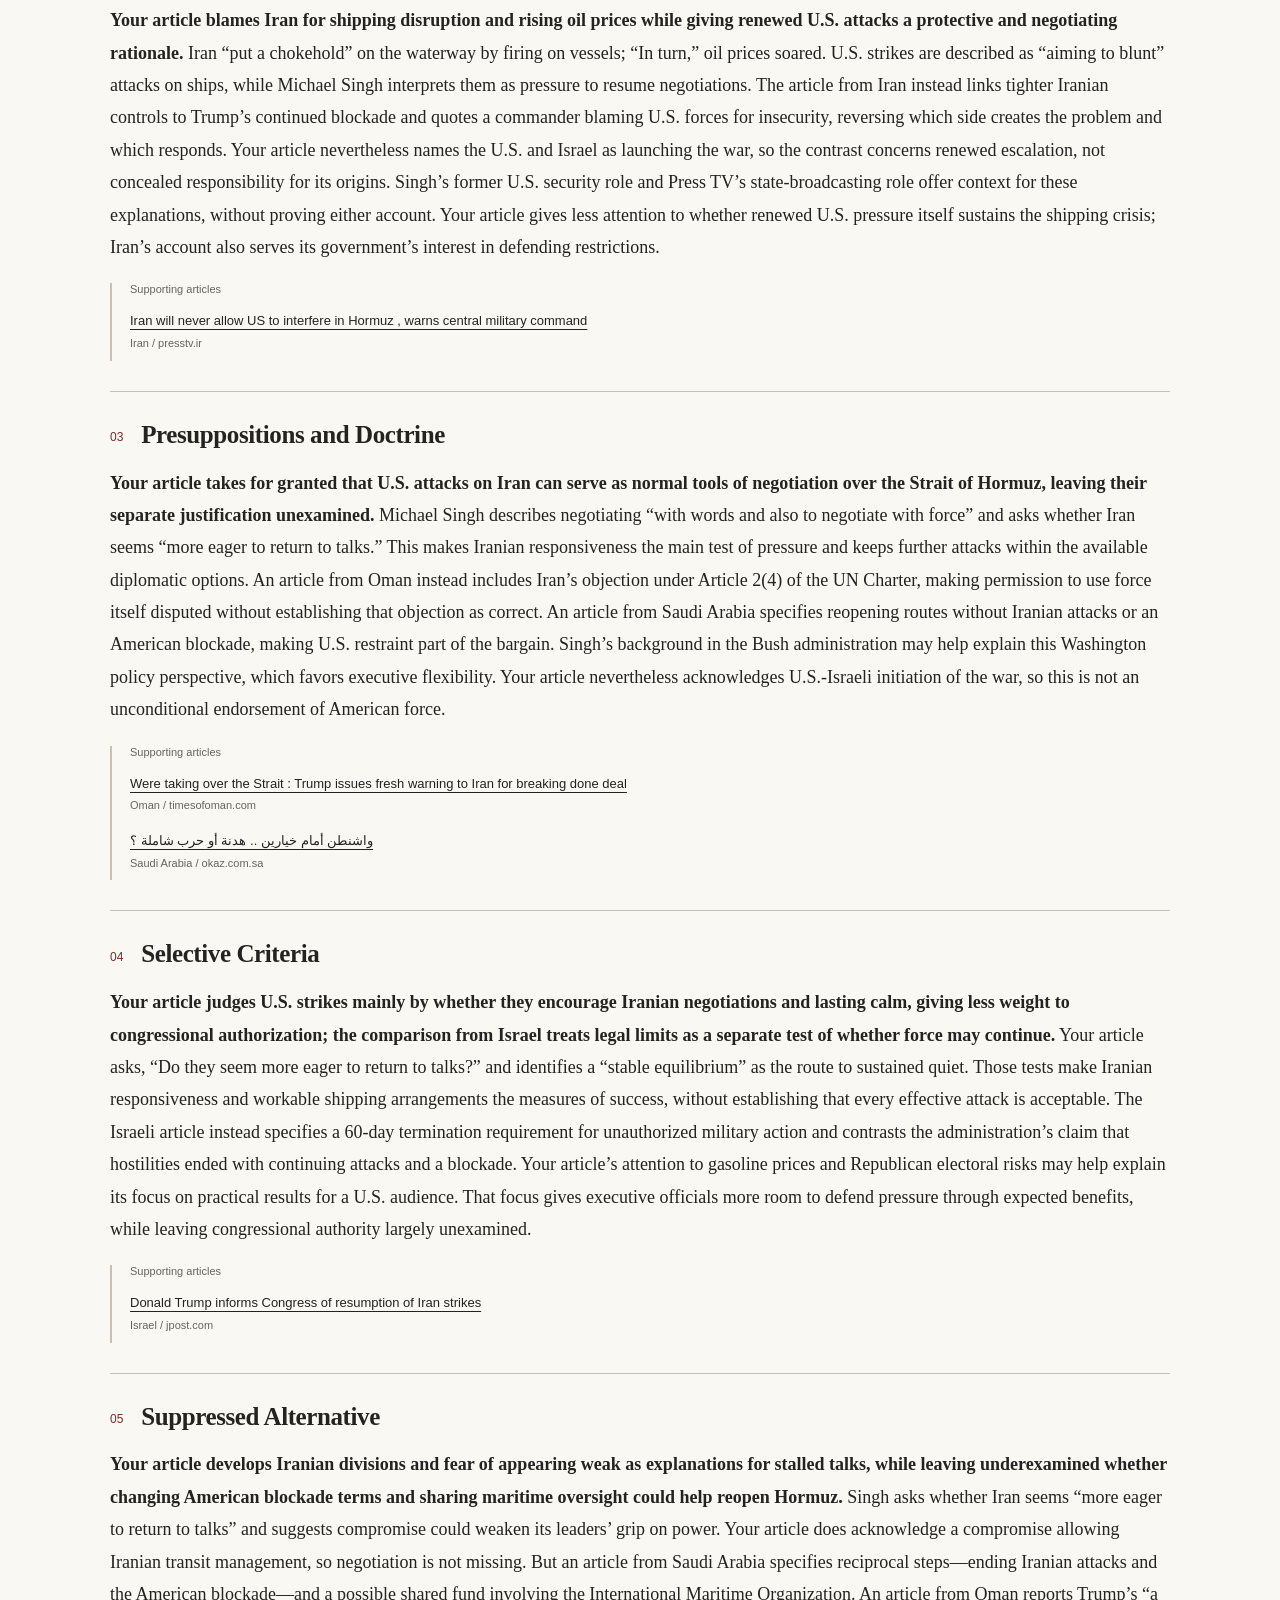
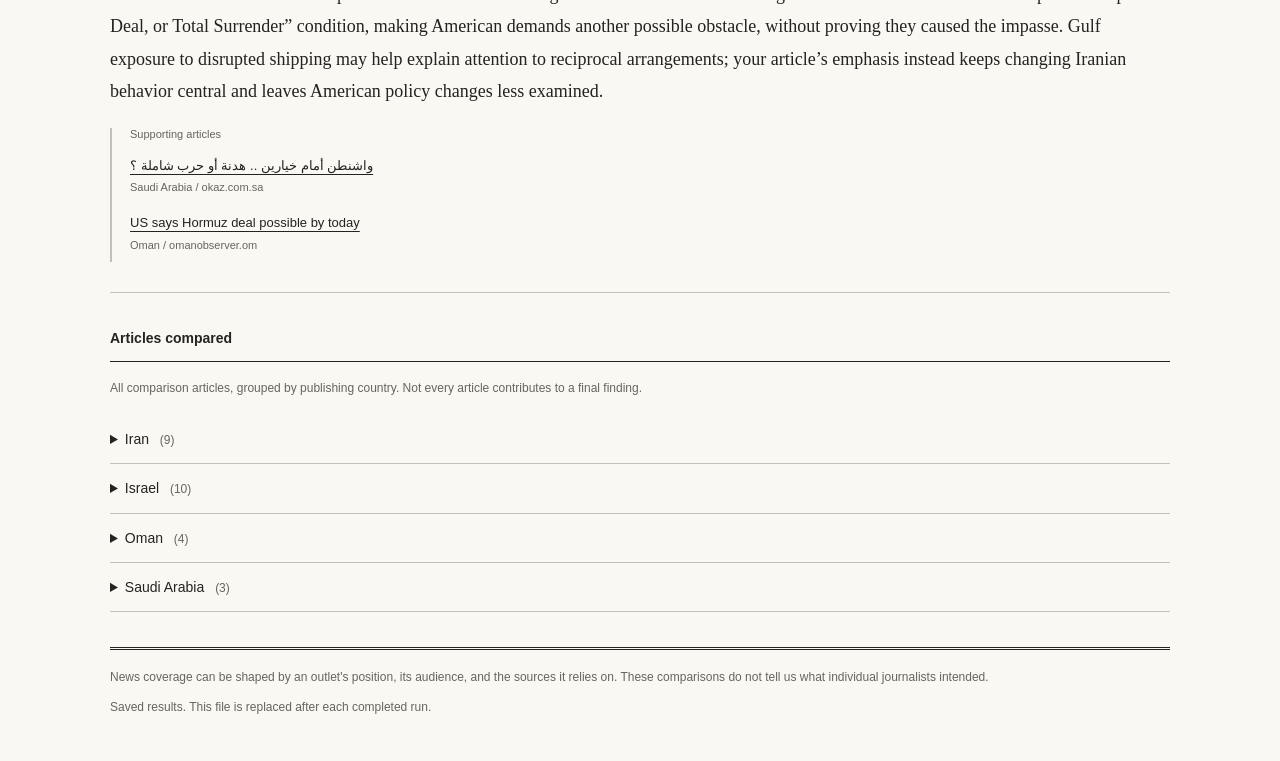
<file: results-preview.html>
<!doctype html>
<html lang="en">
<head>
<meta charset="utf-8">
<meta name="viewport" content="width=device-width, initial-scale=1">
<title>ClearFrame: Can the U.S. and Iran take the off-ramp?</title>
<meta name="description" content="ClearFrame results: analysis, category findings, and supporting articles.">
<style>:root {
  color-scheme: light;
  --paper: #faf8f3;
  --ink: #242321;
  --muted: #68645f;
  --rule: #c7c0b6;
  --accent: #7b2926;
  --serif: Georgia, "Times New Roman", serif;
  --sans: "Segoe UI", Arial, sans-serif;
}
* { box-sizing: border-box; }
html { scroll-behavior: smooth; scroll-padding-top: 24px; }
body { margin: 0; background: var(--paper); color: var(--ink); font: 18px/1.8 var(--serif); }
a { color: inherit; text-underline-offset: 4px; text-decoration-thickness: 1px; }
a:hover { color: var(--accent); }
a:focus-visible, summary:focus-visible { outline: 2px solid var(--accent); outline-offset: 5px; }
.skip { position: absolute; top: -100px; left: 20px; background: var(--paper); padding: 8px; }
.skip:focus { top: 10px; }
.page { width: min(1060px, calc(100% - 96px)); margin: 0 auto; }
.masthead { display: flex; align-items: baseline; justify-content: space-between; gap: 24px; padding: 27px 0 17px; border-bottom: 3px double var(--ink); }
.brand { font: bold 35px/1.2 var(--serif); letter-spacing: -1.7px; text-decoration: none; }
.masthead > span { font: 12px var(--sans); color: var(--muted); }
.report-heading { padding: 42px 0 24px; }
.kicker { color: var(--accent); font: 12px var(--sans); margin: 0 0 14px; }
h1 { font: bold clamp(30px, 4vw, 48px)/1.16 var(--serif); letter-spacing: -1px; margin: 0 0 15px; }
h1 a { text-decoration: none; }
h1 a:hover { text-decoration: underline; }
.source-country { font: 13px var(--sans); color: var(--muted); margin: 0; }
.scope { font: 12px/1.6 var(--sans); color: var(--muted); margin: 26px 0 0; }
.scope span { margin: 0 12px; color: var(--rule); }
h2 { font: bold 14px/1.5 var(--sans); margin: 0 0 16px; }
.overview { border-top: 1px solid var(--ink); padding: 25px 0 27px; }
.overview p { margin: 0; font-size: 19px; line-height: 1.85; }
.contents { border-top: 1px solid var(--rule); border-bottom: 1px solid var(--rule); padding: 20px 0; margin-bottom: 35px; }
.contents h2 { font-size: 12px; color: var(--muted); margin-bottom: 10px; }
.contents ol { list-style: none; display: flex; flex-wrap: wrap; column-gap: 24px; row-gap: 7px; padding: 0; margin: 0; }
.contents a { font: 12px/1.7 var(--sans); text-decoration: none; }
.contents a:hover { text-decoration: underline; }
.findings > h2, .library > h2 { border-bottom: 1px solid var(--ink); padding-bottom: 12px; margin-bottom: 0; }
.finding { padding: 26px 0 30px; border-bottom: 1px solid var(--rule); }
h3 { font: bold 25px/1.35 var(--serif); letter-spacing: -.4px; margin: 0 0 15px; }
.number { font: 12px var(--sans); color: var(--accent); vertical-align: middle; margin-right: 12px; letter-spacing: 0; }
.finding > p { margin: 0; overflow-wrap: break-word; }
.finding strong { font-weight: bold; }
.references { margin-top: 20px; padding-left: 18px; border-left: 2px solid var(--rule); }
.references h4 { font: 11px var(--sans); color: var(--muted); margin: 0 0 8px; }
.article-list { list-style: none; padding: 0; margin: 0; }
.article-list li { font: 13px/1.6 var(--sans); padding: 8px 0; overflow-wrap: anywhere; }
.article-meta { display: block; font-size: 11px; color: var(--muted); margin-top: 3px; }
.library { margin-top: 35px; }
.section-note { font: 12px/1.7 var(--sans); color: var(--muted); margin: 16px 0; }
.country { border-bottom: 1px solid var(--rule); }
.country summary { cursor: pointer; padding: 13px 0; font: 14px/1.6 var(--sans); }
.country summary span { color: var(--muted); font-size: 12px; margin-left: 7px; }
.country .article-list { padding: 0 0 15px 20px; }
.stop { border-top: 1px solid var(--accent); padding: 20px 0; }
.stop h2 { color: var(--accent); }
.stop p, .empty { font-size: 16px; }
footer { border-top: 3px double var(--ink); margin: 35px 0 0; padding: 17px 0 35px; font: 12px/1.7 var(--sans); color: var(--muted); }
footer p { margin: 0 0 9px; }
@media (max-width: 650px) {
  .page { width: calc(100% - 36px); }
  .masthead { padding-top: 20px; }
  .brand { font-size: 29px; }
  .masthead > span { font-size: 10px; }
  .report-heading { padding-top: 30px; }
  .scope { font-size: 11px; }
  .scope span { margin: 0 5px; }
  body, .overview p { font-size: 17px; }
  h3 { font-size: 23px; }
  .contents ol { display: block; }
  .contents li { margin-top: 6px; }
}
@media (prefers-reduced-motion: reduce) { html { scroll-behavior: auto; } }
@media print {
  :root { --paper: white; --ink: black; }
  .page { width: 100%; }
  .contents, .skip { display: none; }
  body, .overview p { font-size: 11pt; }
  .finding { break-inside: avoid; }
  h1 { font-size: 26pt; }
  h3 { font-size: 16pt; }
  .country { break-inside: avoid; }
}
</style>
</head>
<body>
<a class="skip" href="#main">Skip to results</a>
<div class="page">
<header class="masthead"><a href="#main" class="brand">ClearFrame</a><span>Coverage analysis</span></header>
<main id="main">
<header class="report-heading"><p class="kicker">Your article</p><h1><a href="https://www.npr.org/2026/07/27/g-s1-135611/can-the-u-s-and-iran-take-the-off-ramp" target="_blank" rel="noopener noreferrer">Can the U.S. and Iran take the off-ramp?</a></h1>
<p class="source-country">United States</p>
<p class="scope">26 comparison articles <span aria-hidden="true">/</span>
5 publishing countries <span aria-hidden="true">/</span> 5 findings</p></header>
<section class="overview" id="overview" aria-labelledby="overview-heading"><h2 id="overview-heading">Overall summary</h2><p>Your article largely asks whether American force can make Iran negotiate and restore shipping, rather than requiring Washington to justify force independently of its results. That gives U.S. leaders room to defend attacks as practical tools, while making Iranian willingness to compromise the main obstacle to peace. Reliance on a former U.S. security official helps explain this outlook: it approaches the crisis from the position of officials choosing how to apply pressure. Acknowledging that the United States and Israel began the war, and allowing for Iranian transit management, limits any conclusion that your article simply endorses American power. Still, judging pressure by results leaves congressional authorization and international limits on force less examined. Comparisons from Israel and Oman make those constraints relevant even when attacks might work. Iran’s state broadcaster reverses the burden, presenting American pressure as the source of insecurity; that serves Tehran’s interest in defending its restrictions, but does not by itself invalidate concerns about the blockade. Saudi Arabian and Omani viewpoints offer another challenge: Gulf dependence on reliable shipping makes reciprocal restraint and shared arrangements useful alternatives to demanding Iranian concessions. These viewpoints need not accept Iran’s defense to question American terms. The same narrowing affects whose hardship counts: American prices become urgent partly through Republican electoral risk, while wider hunger and poverty receive less independent weight. Together, these choices encourage readers to judge policy by whether Washington secures workable terms at tolerable domestic cost, rather than whether its methods are authorized or its costs acceptable to people elsewhere.</p></section><nav class="contents" aria-label="Findings"><h2>In this comparison</h2><ol><li><a href="#finding-1">1. Worthy vs. Unworthy Victims</a></li><li><a href="#finding-2">2. Agency Attribution</a></li><li><a href="#finding-3">3. Presuppositions and Doctrine</a></li><li><a href="#finding-4">4. Selective Criteria</a></li><li><a href="#finding-5">5. Suppressed Alternative</a></li></ol></nav>
<section class="findings" aria-labelledby="findings-heading"><h2 id="findings-heading">Category findings</h2><section class="finding" id="finding-1" aria-labelledby="heading-1"><h3 id="heading-1"><span class="number">01</span> Worthy vs. Unworthy Victims</h3><p><strong>Your article gives greater attention to Americans facing higher food and gasoline prices than to families elsewhere struggling to obtain food and farmers unable to afford basic supplies.</strong> It repeatedly connects American hardship to political consequences, warning that rising prices could leave Republican lawmakers “vulnerable in November.” By contrast, the comparison article from Israel quotes warnings about “families struggling to put food on the table” and the possibility of pushing millions into poverty. Those examples make basic needs, rather than electoral influence, the reason suffering deserves attention. Your article’s emphasis suggests that economic harm becomes especially pressing when American voters can hold leaders accountable; its focus on Washington’s decisions may help explain that choice. This does not make Americans’ hardship less real, but it leaves less examined whether suffering outside the American electorate should independently constrain continued fighting.</p><div class="references"><h4>Supporting articles</h4><ul class="article-list"><li><a href="https://www.middleeastmonitor.com/20260731-un-chief-urges-israel-hamas-to-implement-trump-announced-gaza-deal-without-delay/" target="_blank" rel="noopener noreferrer">UN chief urges Israel , Hamas to implement Trump - announced Gaza deal without delay</a><span class="article-meta">Israel / middleeastmonitor.com</span></li></ul></div></section><section class="finding" id="finding-2" aria-labelledby="heading-2"><h3 id="heading-2"><span class="number">02</span> Agency Attribution</h3><p><strong>Your article blames Iran for shipping disruption and rising oil prices while giving renewed U.S. attacks a protective and negotiating rationale.</strong> Iran “put a chokehold” on the waterway by firing on vessels; “In turn,” oil prices soared. U.S. strikes are described as “aiming to blunt” attacks on ships, while Michael Singh interprets them as pressure to resume negotiations. The article from Iran instead links tighter Iranian controls to Trump’s continued blockade and quotes a commander blaming U.S. forces for insecurity, reversing which side creates the problem and which responds. Your article nevertheless names the U.S. and Israel as launching the war, so the contrast concerns renewed escalation, not concealed responsibility for its origins. Singh’s former U.S. security role and Press TV’s state-broadcasting role offer context for these explanations, without proving either account. Your article gives less attention to whether renewed U.S. pressure itself sustains the shipping crisis; Iran’s account also serves its government’s interest in defending restrictions.</p><div class="references"><h4>Supporting articles</h4><ul class="article-list"><li><a href="https://www.presstv.ir/Detail/2026/07/13/772171/Iran-Hormuz-Khatam-Zolfaqari-_" target="_blank" rel="noopener noreferrer">Iran will never allow US to interfere in Hormuz , warns central military command</a><span class="article-meta">Iran / presstv.ir</span></li></ul></div></section><section class="finding" id="finding-3" aria-labelledby="heading-3"><h3 id="heading-3"><span class="number">03</span> Presuppositions and Doctrine</h3><p><strong>Your article takes for granted that U.S. attacks on Iran can serve as normal tools of negotiation over the Strait of Hormuz, leaving their separate justification unexamined.</strong> Michael Singh describes negotiating “with words and also to negotiate with force” and asks whether Iran seems “more eager to return to talks.” This makes Iranian responsiveness the main test of pressure and keeps further attacks within the available diplomatic options. An article from Oman instead includes Iran’s objection under Article 2(4) of the UN Charter, making permission to use force itself disputed without establishing that objection as correct. An article from Saudi Arabia specifies reopening routes without Iranian attacks or an American blockade, making U.S. restraint part of the bargain. Singh’s background in the Bush administration may help explain this Washington policy perspective, which favors executive flexibility. Your article nevertheless acknowledges U.S.-Israeli initiation of the war, so this is not an unconditional endorsement of American force.</p><div class="references"><h4>Supporting articles</h4><ul class="article-list"><li><a href="https://timesofoman.com/article/174329-were-taking-over-the-strait-trump-issues-fresh-warning-to-iran-for-breaking-done-deal" target="_blank" rel="noopener noreferrer">  Were taking over the Strait : Trump issues fresh warning to Iran for breaking  done deal  </a><span class="article-meta">Oman / timesofoman.com</span></li><li><a href="https://www.okaz.com.sa/politics/na/2257949" target="_blank" rel="noopener noreferrer">واشنطن أمام خيارين .. هدنة أو حرب شاملة ؟ </a><span class="article-meta">Saudi Arabia / okaz.com.sa</span></li></ul></div></section><section class="finding" id="finding-4" aria-labelledby="heading-4"><h3 id="heading-4"><span class="number">04</span> Selective Criteria</h3><p><strong>Your article judges U.S. strikes mainly by whether they encourage Iranian negotiations and lasting calm, giving less weight to congressional authorization; the comparison from Israel treats legal limits as a separate test of whether force may continue.</strong> Your article asks, “Do they seem more eager to return to talks?” and identifies a “stable equilibrium” as the route to sustained quiet. Those tests make Iranian responsiveness and workable shipping arrangements the measures of success, without establishing that every effective attack is acceptable. The Israeli article instead specifies a 60-day termination requirement for unauthorized military action and contrasts the administration’s claim that hostilities ended with continuing attacks and a blockade. Your article’s attention to gasoline prices and Republican electoral risks may help explain its focus on practical results for a U.S. audience. That focus gives executive officials more room to defend pressure through expected benefits, while leaving congressional authority largely unexamined.</p><div class="references"><h4>Supporting articles</h4><ul class="article-list"><li><a href="http://www.jpost.com/middle-east/iran-news/article-902419" target="_blank" rel="noopener noreferrer">Donald Trump informs Congress of resumption of Iran strikes</a><span class="article-meta">Israel / jpost.com</span></li></ul></div></section><section class="finding" id="finding-5" aria-labelledby="heading-5"><h3 id="heading-5"><span class="number">05</span> Suppressed Alternative</h3><p><strong>Your article develops Iranian divisions and fear of appearing weak as explanations for stalled talks, while leaving underexamined whether changing American blockade terms and sharing maritime oversight could help reopen Hormuz.</strong> Singh asks whether Iran seems “more eager to return to talks” and suggests compromise could weaken its leaders’ grip on power. Your article does acknowledge a compromise allowing Iranian transit management, so negotiation is not missing. But an article from Saudi Arabia specifies reciprocal steps—ending Iranian attacks and the American blockade—and a possible shared fund involving the International Maritime Organization. An article from Oman reports Trump’s “a Deal, or Total Surrender” condition, making American demands another possible obstacle, without proving they caused the impasse. Gulf exposure to disrupted shipping may help explain attention to reciprocal arrangements; your article’s emphasis instead keeps changing Iranian behavior central and leaves American policy changes less examined.</p><div class="references"><h4>Supporting articles</h4><ul class="article-list"><li><a href="https://www.okaz.com.sa/politics/na/2257949" target="_blank" rel="noopener noreferrer">واشنطن أمام خيارين .. هدنة أو حرب شاملة ؟ </a><span class="article-meta">Saudi Arabia / okaz.com.sa</span></li><li><a href="https://www.omanobserver.om/article/1193983/world/region/us-says-hormuz-deal-possible-by-today" target="_blank" rel="noopener noreferrer">US says Hormuz deal possible by  today  </a><span class="article-meta">Oman / omanobserver.om</span></li></ul></div></section></section>
<section class="library" id="articles"><h2>Articles compared</h2><p class="section-note">All comparison articles, grouped by publishing country. Not every article contributes to a final finding.</p><details class="country"><summary>Iran <span>(9)</span></summary><ul class="article-list"><li><a href="http://www.iranherald.com/news/279200438/trump-hits-iran-dilemma-push-10-day-ceasefire-or-back-fresh-military-campaign-with-israel-reports-axios" target="_blank" rel="noopener noreferrer">Trump hits Iran dilemma : Push 10 - day ceasefire or back fresh military campaign with Israel , reports Axios</a><span class="article-meta">Iran / iranherald.com</span></li><li><a href="http://www.iranherald.com/news/279220057/fool-has-run-out-of-steam-iranian-media-trolls-trump-after-he-calls-off-strikes" target="_blank" rel="noopener noreferrer">  Fool has run out of steam : Iranian media trolls Trump after he calls off strikes</a><span class="article-meta">Iran / iranherald.com</span></li><li><a href="https://iranpressnews.com/source/246094.htm" target="_blank" rel="noopener noreferrer">IranPressNews : ايران پرس نيوز اخبار ايران و جهان</a><span class="article-meta">Iran / iranpressnews.com</span></li><li><a href="https://news.gooya.com/2026/07/post-111589.php" target="_blank" rel="noopener noreferrer">  به ازای هر حمله ایران به کشتی‌ها ، یک پل یا نیروگاه را هدف قرار می‌دهیم  </a><span class="article-meta">Iran / news.gooya.com</span></li><li><a href="https://news.gooya.com/2026/07/post-111338.php" target="_blank" rel="noopener noreferrer">آمریکا محاصره دریایی ایران را از سر گرفت</a><span class="article-meta">Iran / news.gooya.com</span></li><li><a href="https://www.presstv.ir/Detail/2026/07/13/772171/Iran-Hormuz-Khatam-Zolfaqari-" target="_blank" rel="noopener noreferrer">Iran will never allow US to interfere in Hormuz , warns central military command</a><span class="article-meta">Iran / presstv.ir</span></li><li><a href="https://www.radiofarda.com/a/trump-says-he-called-off-impending-attack-on-iran-insists-deal-is-close/33820250.html" target="_blank" rel="noopener noreferrer">ترامپ می‌گوید حمله به ایران را به درخواست تهران و برای دستیابی سریع به توافق متوقف کرده است</a><span class="article-meta">Iran / radiofarda.com</span></li><li><a href="https://www.presstv.ir/Detail/2026/07/14/772212/MP--Parliament-introduces-bill-manage-Strait-Hormuz-US-interventions" target="_blank" rel="noopener noreferrer">Iran Parliament introduces bill to manage Strait of Hormuz amid US interventions : MP</a><span class="article-meta">Iran / presstv.ir</span></li><li><a href="https://www.radiofarda.com/a/iran-diplomatic-exchanges-ongoing-via-mediators/33807391.html" target="_blank" rel="noopener noreferrer">وزارت خارجه ایران دریافت پیشنهاد از کشورهای میانجی برای توقف درگیری‌ها را تأیید کرد</a><span class="article-meta">Iran / radiofarda.com</span></li></ul></details><details class="country"><summary>Israel <span>(10)</span></summary><ul class="article-list"><li><a href="https://www.ynetnews.com/article/hyfojfmszg" target="_blank" rel="noopener noreferrer">After two quiet days , oil tanker hits mine in Strait of Hormuz</a><span class="article-meta">Israel / ynetnews.com</span></li><li><a href="https://www.jpost.com/middle-east/article-903663" target="_blank" rel="noopener noreferrer">Iranian oil minister says it sold $18b . of oil during war , ceasefire</a><span class="article-meta">Israel / jpost.com</span></li><li><a href="https://www.middleeastmonitor.com/20260731-un-chief-urges-israel-hamas-to-implement-trump-announced-gaza-deal-without-delay/" target="_blank" rel="noopener noreferrer">UN chief urges Israel , Hamas to implement Trump - announced Gaza deal without delay</a><span class="article-meta">Israel / middleeastmonitor.com</span></li><li><a href="https://www.middleeasteye.net/news/saudi-aramco-reports-bumper-profits-citing-use-pipeline-bypass-strait-hormuz" target="_blank" rel="noopener noreferrer">Saudi Aramco reports bumper profits as it bypasses Strait of Hormuz</a><span class="article-meta">Israel / middleeasteye.net</span></li><li><a href="https://www.ynetnews.com/article/hks5wecsmx" target="_blank" rel="noopener noreferrer">Trump calls Iranian leadership  unbelievably duplicitou as talks stall</a><span class="article-meta">Israel / ynetnews.com</span></li><li><a href="https://www.al-monitor.com/originals/2026/07/israels-netanyahu-plans-us-visit-trump-meeting-graham-memorial" target="_blank" rel="noopener noreferrer">Israel Netanyahu plans US visit for Trump meeting , Graham memorial</a><span class="article-meta">Israel / al-monitor.com</span></li><li><a href="http://www.jpost.com/middle-east/iran-news/article-902419" target="_blank" rel="noopener noreferrer">Donald Trump informs Congress of resumption of Iran strikes</a><span class="article-meta">Israel / jpost.com</span></li><li><a href="https://www.alwatanvoice.com/arabic/news/2026/07/26/1553431.html" target="_blank" rel="noopener noreferrer">إيران تعلن تقدماً في محادثات إدارة مضيق هرمز مع عُمان وتؤكد استم</a><span class="article-meta">Israel / alwatanvoice.com</span></li><li><a href="https://www.middleeastmonitor.com/20260729-us-airstrike-targets-border-area-near-western-iranian-city-report/" target="_blank" rel="noopener noreferrer">US airstrike targets border area near western Iranian city : Report</a><span class="article-meta">Israel / middleeastmonitor.com</span></li><li><a href="https://www.ynet.co.il/news/article/h111dg0hszg" target="_blank" rel="noopener noreferrer">הקרב במפרץ על ההכרעה , והאיום מאיראן :  שוקלים מתקפה מקדימה אם הדיפלומטיה תיכשל  </a><span class="article-meta">Israel / ynet.co.il</span></li></ul></details><details class="country"><summary>Oman <span>(4)</span></summary><ul class="article-list"><li><a href="https://www.omanobserver.om/article/1193351/world/region/us-military-says-it-has-ended-12th-consecutive-night-of-iran-strikes" target="_blank" rel="noopener noreferrer">US military says it has ended 12th consecutive night of Iran strikes</a><span class="article-meta">Oman / omanobserver.om</span></li><li><a href="https://timesofoman.com/article/175112-us-israel-planning-to-bombard-energy-related-targets-in-iran-report" target="_blank" rel="noopener noreferrer">US , Israel planning to bombard energy - related targets in Iran : Report</a><span class="article-meta">Oman / timesofoman.com</span></li><li><a href="https://www.omanobserver.om/article/1193983/world/region/us-says-hormuz-deal-possible-by-today" target="_blank" rel="noopener noreferrer">US says Hormuz deal possible by  today  </a><span class="article-meta">Oman / omanobserver.om</span></li><li><a href="https://timesofoman.com/article/174329-were-taking-over-the-strait-trump-issues-fresh-warning-to-iran-for-breaking-done-deal" target="_blank" rel="noopener noreferrer">  Were taking over the Strait : Trump issues fresh warning to Iran for breaking  done deal  </a><span class="article-meta">Oman / timesofoman.com</span></li></ul></details><details class="country"><summary>Saudi Arabia <span>(3)</span></summary><ul class="article-list"><li><a href="https://www.okaz.com.sa/politics/na/2257949" target="_blank" rel="noopener noreferrer">واشنطن أمام خيارين .. هدنة أو حرب شاملة ؟ </a><span class="article-meta">Saudi Arabia / okaz.com.sa</span></li><li><a href="https://www.okaz.com.sa/politics/na/2258382" target="_blank" rel="noopener noreferrer">نقله الزيدي .. إيران ترفض مقترحاً أمريكياً لوقف إطلاق النار</a><span class="article-meta">Saudi Arabia / okaz.com.sa</span></li><li><a href="https://slaati.com/2026/07/13/p2851214.html" target="_blank" rel="noopener noreferrer">ترامب : سنصبح حراس المضيق وسنتولى إدارته بأنفسنا .. فيديو</a><span class="article-meta">Saudi Arabia / slaati.com</span></li></ul></details></section>
</main>
<footer><p>News coverage can be shaped by an outlet&#x27;s position, its audience, and the sources it relies on. These comparisons do not tell us what individual journalists intended.</p><p>Saved results. This file is replaced after each completed run.</p></footer>
</div>
</body>
</html>
</file>
<file: static/style.css>
:root{color-scheme:light;--paper:#faf8f3;--sidebar:#f1eee6;--ink:#282720;--muted:#777269;--rule:#d8d2c7;--accent:#833c32;--serif:Georgia,"Times New Roman",serif;--sans:"Segoe UI",Arial,sans-serif}
*{box-sizing:border-box}
html{scroll-behavior:smooth;scroll-padding-top:24px}
body{margin:0;background:var(--paper);color:var(--ink);font:14px/1.6 var(--sans)}
a{color:inherit;text-underline-offset:4px}a:hover{color:var(--accent)}
button,input{font:inherit}button{cursor:pointer}button:disabled{opacity:.45;cursor:not-allowed}
a:focus-visible,button:focus-visible,summary:focus-visible,[tabindex="0"]:focus-visible{outline:2px solid var(--accent);outline-offset:5px}
.skip-link{position:absolute;left:20px;top:-100px;padding:10px;background:var(--paper);z-index:10}.skip-link:focus{top:10px}
.app-header{max-width:1600px;margin:auto;padding:24px 44px 22px;display:flex;align-items:center;gap:28px;border-bottom:3px double var(--ink)}
.brand{font:bold 38px/1 var(--serif);letter-spacing:-2px;text-decoration:none}.brand span{color:var(--accent)}
.brand-note{margin:0;padding-left:28px;border-left:1px solid var(--rule);color:var(--muted);font:italic 15px var(--serif)}
.edition{margin-left:auto;color:var(--muted);font-size:10px;letter-spacing:.8px;text-transform:uppercase}
.workspace{display:grid;grid-template-columns:310px minmax(0,1fr);max-width:1600px;margin:auto;min-height:calc(100vh - 160px)}
.sidebar{background:var(--sidebar);border-right:1px solid var(--rule);padding:34px 28px 40px}.sidebar-inner{position:sticky;top:28px}
.eyebrow{font:10px/1.5 var(--sans);font-weight:600;text-transform:uppercase;letter-spacing:1.5px;color:var(--accent);margin:0 0 14px}
.sidebar h2{font:normal 29px/1.16 var(--serif);letter-spacing:-.6px;margin:0 0 16px}
.sidebar-intro{font-size:12px;line-height:1.8;color:var(--muted);margin:0 0 26px}
form{display:flex;flex-direction:column}form>label:not(.remember){font-size:11px;font-weight:600;margin:0 0 7px}
input[type=url],input[type=password]{width:100%;min-width:0;border:1px solid #cfc8bb;border-radius:4px;padding:11px 12px;background:var(--paper);color:var(--ink);font-size:12px;margin-bottom:17px}
input:focus{outline:2px solid var(--accent);outline-offset:1px}
.remember{display:flex;align-items:center;gap:7px;font-size:11px;color:var(--muted);cursor:pointer}.remember input{accent-color:var(--accent);margin:0}
.field-note{font-size:10px;color:var(--muted);line-height:1.7;margin:10px 0 17px}.field-note a{white-space:nowrap}
#go{display:flex;justify-content:space-between;align-items:center;border:1px solid var(--accent);background:var(--accent);color:#fffaf1;padding:12px 14px;border-radius:4px;font-size:12px;font-weight:600}
#go:hover:not(:disabled){background:#6b3028}#go span{font-size:18px;line-height:1}
.status{display:flex;align-items:baseline;gap:8px;font-size:10px;line-height:1.7;color:var(--muted);margin:13px 0 28px;overflow-wrap:anywhere}
.dot{display:inline-block;width:6px;height:6px;flex:none;border-radius:50%;background:#aba494}.dot.run{background:var(--accent);animation:pulse 1.1s infinite}.dot.ok{background:#58715b}.dot.err{background:#ad3e32}
@keyframes pulse{50%{opacity:.35}}
.reading-guide{border-top:1px solid var(--rule);padding-top:23px}.reading-guide .eyebrow{color:var(--muted);font-size:9px}
.reading-guide ol{list-style:none;padding:0;margin:0;display:grid;gap:17px}.reading-guide li{display:flex;gap:12px;font-size:11px}
.reading-guide li>span{color:var(--accent);font-size:9px;padding-top:2px}.reading-guide strong{font-weight:600}.reading-guide li p{margin:3px 0 0;color:var(--muted);font-size:10px}
.sidebar-footnote{border-top:1px solid var(--rule);margin:25px 0 0;padding-top:17px;color:var(--muted);font:italic 12px/1.7 var(--serif)}
.main-content{min-width:0;padding:0 48px 60px}
.view-nav{display:flex;align-items:center;justify-content:space-between;gap:12px;border-bottom:1px solid var(--rule);min-height:70px;margin-bottom:34px;flex-wrap:wrap}
.tabs{display:flex;align-self:stretch;gap:25px}.tabs button{position:relative;padding:21px 0 20px;border:0;background:none;font-size:11px;color:var(--muted);white-space:nowrap}
.tabs button.active{color:var(--ink);font-weight:600}.tabs button.active:after{content:"";position:absolute;bottom:-1px;left:0;right:0;height:2px;background:var(--accent)}
.count{color:var(--accent);font-size:9px;margin-left:6px}.toolbar{display:flex;gap:14px;align-items:center}
.toolbar button{border:0;background:none;padding:6px 0;font-size:10px;color:var(--muted);text-decoration:underline;text-underline-offset:4px}.toolbar button:hover:not(:disabled){color:var(--accent)}
.report{max-width:900px;margin:auto}.report-heading{padding-bottom:26px}
.results-import{border-bottom:1px solid var(--rule);padding:0 0 20px;margin-bottom:28px;display:flex;align-items:center;gap:10px 18px;flex-wrap:wrap}
.results-import label{font-size:12px;font-weight:600}
.results-import input{font-size:11px;max-width:100%;min-width:0;color:var(--muted)}
.results-import input::file-selector-button{font:inherit;color:var(--ink);background:var(--sidebar);border:1px solid var(--rule);border-radius:3px;padding:7px 10px;margin-right:10px;cursor:pointer}
.results-import p{flex-basis:100%;font-size:11px;line-height:1.7;color:var(--muted);margin:0}
.results-import #importStatus[data-state="error"]{color:var(--accent)}
.section-modes{display:flex;flex-wrap:wrap;gap:4px;padding:3px;border:1px solid var(--rule);border-radius:5px;width:fit-content;max-width:100%;margin:0 0 20px;background:var(--sidebar)}
.section-modes button{border:0;background:transparent;color:var(--muted);font-size:11px;padding:8px 13px;border-radius:3px}
.section-modes button[aria-selected="true"]{background:var(--paper);color:var(--ink);box-shadow:0 1px 3px #28272015;font-weight:600}
.section-high[hidden],.section-middle[hidden],.section-comic[hidden],.section-low[hidden]{display:none!important}
.comic-heading h3{font:600 27px/1.3 var(--serif);margin:0 0 12px}
.comic-heading>p:last-child{font-size:12px;line-height:1.8;color:var(--muted);max-width:640px;margin:0}
.comic-contents{display:flex;gap:8px;flex-wrap:wrap;margin:18px 0 26px}
.comic-contents a{display:grid;place-items:center;width:34px;height:34px;border:1px solid var(--rule);border-radius:4px;font-size:11px;text-decoration:none}
.comic-contents a:hover{border-color:var(--accent);background:var(--sidebar)}
.comic-page{margin:0 0 30px;scroll-margin-top:20px;min-width:0}
.comic-page>h4{font-size:10px;font-weight:500;line-height:1.8;color:var(--muted);margin:0 0 10px}
.comic-page figure{margin:0}.comic-page figure>a,.comic-page img{display:block;width:100%}
.comic-page img{height:auto;border:1px solid var(--rule);background:white}
.comic-page figcaption{font-size:10px;color:var(--muted);padding:10px 0}
.comic-transcript{border:1px solid var(--rule);background:var(--sidebar);border-radius:4px;padding:12px 16px;font-size:12px;line-height:1.8;overflow-wrap:anywhere}
.comic-transcript summary{cursor:pointer}.comic-transcript ol{padding-left:20px}.comic-transcript li{margin:0 0 18px}.comic-transcript p{margin:5px 0}
@media print{.comic-heading,.comic-contents,.comic-page>h4,.comic-page figcaption,.comic-transcript{display:none!important}.comic-page{break-before:page;break-inside:avoid;margin:0 0 15px}.comic-page img{max-height:250mm;max-width:100%;width:auto;margin:auto}}
.view-nav .toolbar{flex-wrap:wrap}
.perspective-map{min-width:0}
.perspective-kicker{font:10px/1.6 var(--sans);text-transform:uppercase;letter-spacing:1px;color:var(--muted);margin:0 0 7px}
.perspective-world{position:relative;min-width:0}
.perspective-world>h3{font:600 23px/1.4 var(--serif);margin:0 0 10px}
.world-shared-question{font:17px/1.6 var(--serif);margin:0 0 8px}
.world-instructions,.world-status{font-size:11px;line-height:1.8;color:var(--muted);margin:0 0 12px}
.world-controls{display:flex;flex-wrap:wrap;gap:7px;margin:14px 0 12px}
.world-controls button,.world-country-choice,.world-comparison-choice{background:var(--paper);border:1px solid var(--rule);border-radius:4px;color:var(--ink);padding:8px 12px;font-size:11px;min-height:36px}
.world-controls button:hover:not(:disabled){border-color:var(--accent)}
.world-controls button:first-child,.world-controls button:nth-child(2){font-size:19px;line-height:1;min-width:36px}
.world-viewport{position:relative;width:100%;max-width:100%;min-width:0;aspect-ratio:1000/430;min-height:210px;overflow:hidden;border:1px solid var(--rule);border-radius:5px;background:#edf0ed;cursor:grab;touch-action:none;user-select:none;-webkit-tap-highlight-color:transparent;isolation:isolate}
.world-viewport.is-dragging{cursor:grabbing}
.world-viewport>svg{position:absolute;inset:0;display:block;width:100%;height:100%}
.world-land path{fill:#e0dfd6;stroke:#faf8f3;stroke-width:.55;vector-effect:non-scaling-stroke}
.world-land .has-answer{fill:hsl(var(--perspective-hue) 24% 77%);stroke:hsl(var(--perspective-hue) 22% 48%);stroke-width:1}
.world-land .is-selected{fill:hsl(var(--perspective-hue) 35% 62%);stroke:var(--ink);stroke-width:1.3}
.world-leaders{pointer-events:none}.world-leaders line{stroke:var(--muted);stroke-width:1;vector-effect:non-scaling-stroke}.world-leaders circle{fill:var(--muted)}
.world-connection-path{fill:none;stroke:#a3654d;stroke-width:1.8;stroke-dasharray:6 4;vector-effect:non-scaling-stroke;pointer-events:none}
.world-connection.is-shared .world-connection-path{stroke:#43816c;stroke-dasharray:none}
.world-connection.is-muted .world-connection-path{opacity:.2}
.world-connection.is-selected .world-connection-path{stroke-width:3;opacity:1}
.world-connection-hit{fill:none;stroke:transparent;stroke-width:18;vector-effect:non-scaling-stroke;pointer-events:stroke;cursor:pointer;outline:none}
.world-line-legend{display:flex;flex-wrap:wrap;gap:10px 20px;font-size:10px;color:var(--muted);margin-top:14px}
.world-line-legend[hidden]{display:none!important}.world-line-legend span:before{content:"";display:inline-block;width:23px;vertical-align:middle;margin-right:7px;border-top:2px solid #43816c}
.world-line-legend .world-line-contrast:before{border-top:2px dashed #a3654d}
.world-marker{position:absolute;display:grid;place-items:center;width:34px;height:34px;transform:translate(-50%,-50%);border:0;padding:0;background:none;z-index:2;cursor:pointer;border-radius:50%}
.world-marker:before{content:"";display:block;width:13px;height:13px;border:2px solid var(--paper);border-radius:50%;background:hsl(var(--perspective-hue) 40% 39%);box-shadow:0 1px 5px #28272055}
.world-marker:hover:before,.world-marker[aria-pressed="true"]:before,.world-marker.is-related:before{width:18px;height:18px;box-shadow:0 0 0 3px #faf8f377,0 1px 5px #28272055}
.world-marker:focus-visible{outline:2px solid var(--accent);outline-offset:0}
.world-marker[hidden],.world-tooltip[hidden],.world-detail[hidden],.world-status[hidden]{display:none!important}
.world-tooltip{position:absolute;z-index:5;pointer-events:none;max-width:min(340px,calc(100% - 16px));width:max-content;padding:12px 15px;background:var(--paper);border:1px solid var(--rule);border-radius:5px;box-shadow:0 4px 18px #28272022;overflow-wrap:anywhere;cursor:default}
.world-tooltip-country{display:block;font-size:10px;color:var(--muted);margin-bottom:5px}.world-tooltip strong{display:block;font:600 16px/1.5 var(--serif)}
.world-tooltip-kind,.world-tooltip-hint{display:block;font-size:10px;color:var(--muted);margin:5px 0}
.world-tooltip-explanation{font:12px/1.8 var(--sans);margin:8px 0}
.world-country-list{display:flex;flex-wrap:wrap;gap:7px;margin:13px 0}
.world-country-choice:before{content:"";display:inline-block;width:7px;height:7px;border-radius:50%;background:hsl(var(--perspective-hue) 40% 39%);margin-right:7px}
.world-country-choice[aria-pressed="true"]{border-color:var(--accent);background:var(--sidebar)}
.world-comparison-list{margin:14px 0;font-size:11px;color:var(--muted)}.world-comparison-list[hidden]{display:none!important}
.world-comparison-list>summary{cursor:pointer;padding:7px 0}.world-comparison-choice{display:block;text-align:left;width:100%;margin-top:7px;overflow-wrap:anywhere}
.world-comparison-choice[aria-pressed="true"]{border-color:var(--accent);background:var(--sidebar)}
.world-comparison-kind{font-size:11px;color:var(--muted);margin:8px 0}
.world-detail{border:1px solid var(--rule);background:var(--sidebar);border-radius:4px;padding:20px;margin-top:18px;overflow-wrap:anywhere}
.world-detail-close{float:right;border:0;background:none;text-decoration:underline;text-underline-offset:3px;color:var(--muted);font-size:10px;padding:4px 0 8px 12px}
.world-detail>h4{font:600 21px/1.5 var(--serif);margin:8px 0 12px}
.world-explanation{font:16px/1.8 var(--serif);margin:0 0 16px}.world-detail>h4:not(:first-of-type){font:600 10px/1.6 var(--sans);color:var(--muted)}
.world-credit{font-size:9px;line-height:1.6;color:var(--muted);margin:10px 0 0}
@media print{.world-controls,.world-country-list,.world-comparison-list,.world-tooltip,.world-detail-close,.world-instructions{display:none!important}.world-viewport{break-inside:avoid}.world-detail{break-inside:avoid}}
@media(max-width:420px){.section-modes button{padding:8px 10px}}
.meme-controls{padding:20px 0 30px;max-width:600px}
.meme-controls[hidden]{display:none}
.meme-status{font-size:14px;margin:0 0 10px}.meme-status[data-state="error"]{color:var(--accent)}
.meme-privacy{font-size:11px;line-height:1.8;color:var(--muted);margin:0 0 18px}
.generate-memes{background:var(--accent);color:var(--paper);border:0;border-radius:4px;padding:10px 16px;font-weight:600;font-size:12px}
.meme-card{margin:0;max-width:520px;min-width:0;break-inside:avoid}
.meme-card>a{display:block}.meme-card img{display:block;width:100%;height:auto;border:1px solid var(--rule)}
.meme-card figcaption{font:17px/1.7 var(--serif);padding-top:13px;overflow-wrap:break-word}
@media print{.section-modes,.meme-controls{display:none!important}.meme-card{max-width:450px;margin:0 auto 25px}.meme-card figcaption{font-size:11pt}}
.report-heading h1,.view-heading h1{font:bold clamp(28px,3vw,43px)/1.16 var(--serif);letter-spacing:-1px;margin:0 0 16px;overflow-wrap:anywhere}
.report-heading h1 a{text-decoration:none}.report-heading h1 a:hover{text-decoration:underline}.source-meta{font-size:11px;color:var(--muted);margin:0}
.report-scope{display:flex;gap:30px;padding:20px 0;border-top:1px solid var(--rule);border-bottom:1px solid var(--rule);margin-bottom:29px}
.report-scope>div{display:flex;align-items:baseline;gap:8px}.report-scope strong{font:25px var(--serif)}.report-scope span{font-size:10px;color:var(--muted)}
.report h2{font:600 12px/1.6 var(--sans);margin:0 0 15px}.overview{padding:0 0 27px}
.overview .section-high>p{font:18px/1.9 var(--serif);margin:0 0 15px;overflow-wrap:break-word}.overview .section-high>p:last-child{margin-bottom:0}
.report-contents{border-top:1px solid var(--rule);border-bottom:1px solid var(--rule);padding:19px 0;margin-bottom:32px}
.report-contents h2{font-size:10px;color:var(--muted);margin-bottom:12px}.report-contents ol{list-style:none;display:flex;flex-wrap:wrap;gap:7px 24px;margin:0;padding:0}
.report-contents a{font-size:11px;text-decoration:none}.report-contents a:hover{text-decoration:underline}.report-contents .index{color:var(--accent);margin-right:6px;font-size:9px}
.findings>h2,.article-library>h2{border-bottom:1px solid var(--ink);padding-bottom:12px;margin:0}
.finding{border-bottom:1px solid var(--rule);padding:28px 0 30px;scroll-margin-top:25px}.finding-heading{display:flex;align-items:baseline;gap:15px;margin-bottom:13px}
.finding-number{font-size:10px;color:var(--accent);flex:none}.finding h3{font:bold 25px/1.3 var(--serif);letter-spacing:-.3px;margin:0}
.finding-description{font-size:11px;color:var(--muted);margin:0 0 14px}.finding-body{font:17px/1.9 var(--serif);margin:0;overflow-wrap:break-word}
.references{border-left:2px solid var(--rule);padding-left:17px;margin-top:19px}.references h4{font-size:10px;font-weight:400;color:var(--muted);margin:0 0 6px}
.article-list{list-style:none;padding:0;margin:0}.article-list li{padding:8px 0;font-size:12px;line-height:1.65;overflow-wrap:anywhere}
.article-list a{text-decoration:none}.article-list a:hover{text-decoration:underline}.article-meta{display:block;color:var(--muted);font-size:10px;margin-top:3px}
.article-library{margin-top:33px}.section-note{font-size:11px;color:var(--muted);margin:14px 0}
.country{border-bottom:1px solid var(--rule)}.country summary{cursor:pointer;padding:14px 0;font-size:12px}.country summary span{font-size:10px;color:var(--muted);margin-left:7px}.country .article-list{padding:0 0 12px 18px}
.report-note{border-top:3px double var(--ink);margin-top:34px;padding-top:16px;font:italic 13px/1.8 var(--serif);color:var(--muted)}
.stop-reason{border-left:2px solid var(--accent);padding:13px 18px;background:var(--sidebar);margin-bottom:27px}.stop-reason h2{color:var(--accent);margin-bottom:5px}.stop-reason p{font-size:13px;margin:0}
.empty{font-size:13px;color:var(--muted);padding:25px 0;line-height:1.8}.welcome{padding:70px 0 100px;max-width:640px;margin:auto}
.welcome h1{font:normal clamp(40px,5vw,68px)/1.06 var(--serif);letter-spacing:-2px;margin:20px 0 26px}.welcome>p:not(.eyebrow){max-width:460px;font:18px/1.8 var(--serif);color:var(--muted)}
.welcome-rule{width:65px;border-top:2px solid var(--accent);margin:35px 0 20px}.welcome .welcome-note{font:12px/1.8 var(--sans)!important}
.view-heading{margin-bottom:28px}.view-heading>p:last-child{color:var(--muted);font-size:13px}
.console-panel{background:#262721;color:#e6e3d9;border-radius:5px;overflow:hidden}.console-panel .toolbar{padding:10px 17px;border-bottom:1px solid #44443c;justify-content:flex-end}.console-panel .toolbar button{color:#cbc5b7}
#console{margin:0;padding:20px;font:12px/1.8 ui-monospace,Consolas,monospace;white-space:pre-wrap;word-break:break-word;max-height:65vh;min-height:300px;overflow:auto}
#console:empty:before{content:"Your comparison activity will appear here.";color:#b9b2a1}
#console .stage{color:#dfb586;font-weight:bold}#console .warn{color:#e5c374}#console .err{color:#f6a495}#console .pass{color:#b4c8a5}#console .dev{color:#c4b8d6}#console .debug,#console .drop{color:#b9b2a1}#console .rule{color:#67675c}
.analysis-section{margin-bottom:27px}.analysis-section h3{font:600 12px var(--sans);margin:0 0 14px}
.analysis-card,.analysis-detail{border:1px solid var(--rule);margin-bottom:10px;border-radius:4px}.analysis-card>summary,.analysis-detail>summary{cursor:pointer;padding:13px;font-size:12px;overflow-wrap:anywhere}
.analysis-card>summary .meta{margin-left:10px}.meta{font-size:10px;color:var(--muted)}.analysis-body{padding:0 13px 13px}.analysis-detail{margin-top:12px}
.json-block{margin:0;padding:16px;background:var(--sidebar);font:11px/1.8 ui-monospace,Consolas,monospace;white-space:pre-wrap;overflow-wrap:anywhere;max-height:440px;overflow:auto;border-radius:4px}
.app-footer{max-width:1600px;margin:auto;border-top:1px solid var(--rule);padding:18px 44px;display:flex;justify-content:space-between;color:var(--muted);font-size:10px}.app-footer p{margin:0}.app-footer>span{font:bold 15px var(--serif)}
@media(min-width:1450px){.workspace{grid-template-columns:340px minmax(0,1fr)}.sidebar{padding:40px 35px}.main-content{padding-left:65px;padding-right:65px}}
@media(max-width:1100px){.edition{display:none}.main-content{padding-left:30px;padding-right:30px}.tabs{gap:18px}.toolbar{gap:12px}.view-nav{padding-bottom:12px}.report-scope{gap:20px}.report-scope>div{display:block}.report-scope span{display:block}}
@media(max-width:760px){.app-header{padding:20px 22px;gap:18px}.brand{font-size:32px}.brand-note{font-size:12px;padding-left:18px}.workspace{display:block}.sidebar{border-right:0;border-bottom:1px solid var(--rule);padding:25px 22px}.sidebar-inner{position:static}.sidebar h2 br{display:none}.sidebar h2{font-size:27px}.sidebar-intro{max-width:520px;margin-bottom:20px}.reading-guide,.sidebar-footnote{display:none}form{display:grid;grid-template-columns:1fr 1fr;gap:0 16px}form>label[for=url]{grid-area:1/1}#url{grid-area:2/1}form>label[for=apiKey]{grid-area:1/2}#apiKey{grid-area:2/2}.remember,.field-note,#go{grid-column:1/-1}.field-note{margin-bottom:13px}#go{padding:11px 14px}.status{margin-bottom:0}.main-content{padding:0 22px 40px}.view-nav{margin-bottom:26px;min-height:65px}.welcome{padding:35px 0 55px}.report-scope{justify-content:space-between;gap:12px}.finding h3{font-size:23px}.finding-body{font-size:16px}.overview .section-high>p{font-size:17px}.app-footer{padding:18px 22px}}
@media(max-width:420px){.brand-note{max-width:140px}.tabs{gap:20px}.view-nav .toolbar{padding-bottom:4px}form{display:flex}.report-heading h1{font-size:30px}.report-scope span{font-size:9px}}
@media(prefers-reduced-motion:reduce){html{scroll-behavior:auto}.dot.run{animation:none}}
@media print{body{background:white;color:black}.app-header,.sidebar,.view-nav,.results-import,.app-footer,.skip-link,.report-contents,#consoleView,#analysis{display:none!important}.workspace{display:block}.main-content{padding:0}#results{display:block!important}.report{max-width:none}.finding{break-inside:avoid}.country{break-inside:avoid}.overview .section-high>p,.finding-body{font-size:11pt}.report-heading h1{font-size:26pt}.report-scope{padding:10px 0}}
</file>
